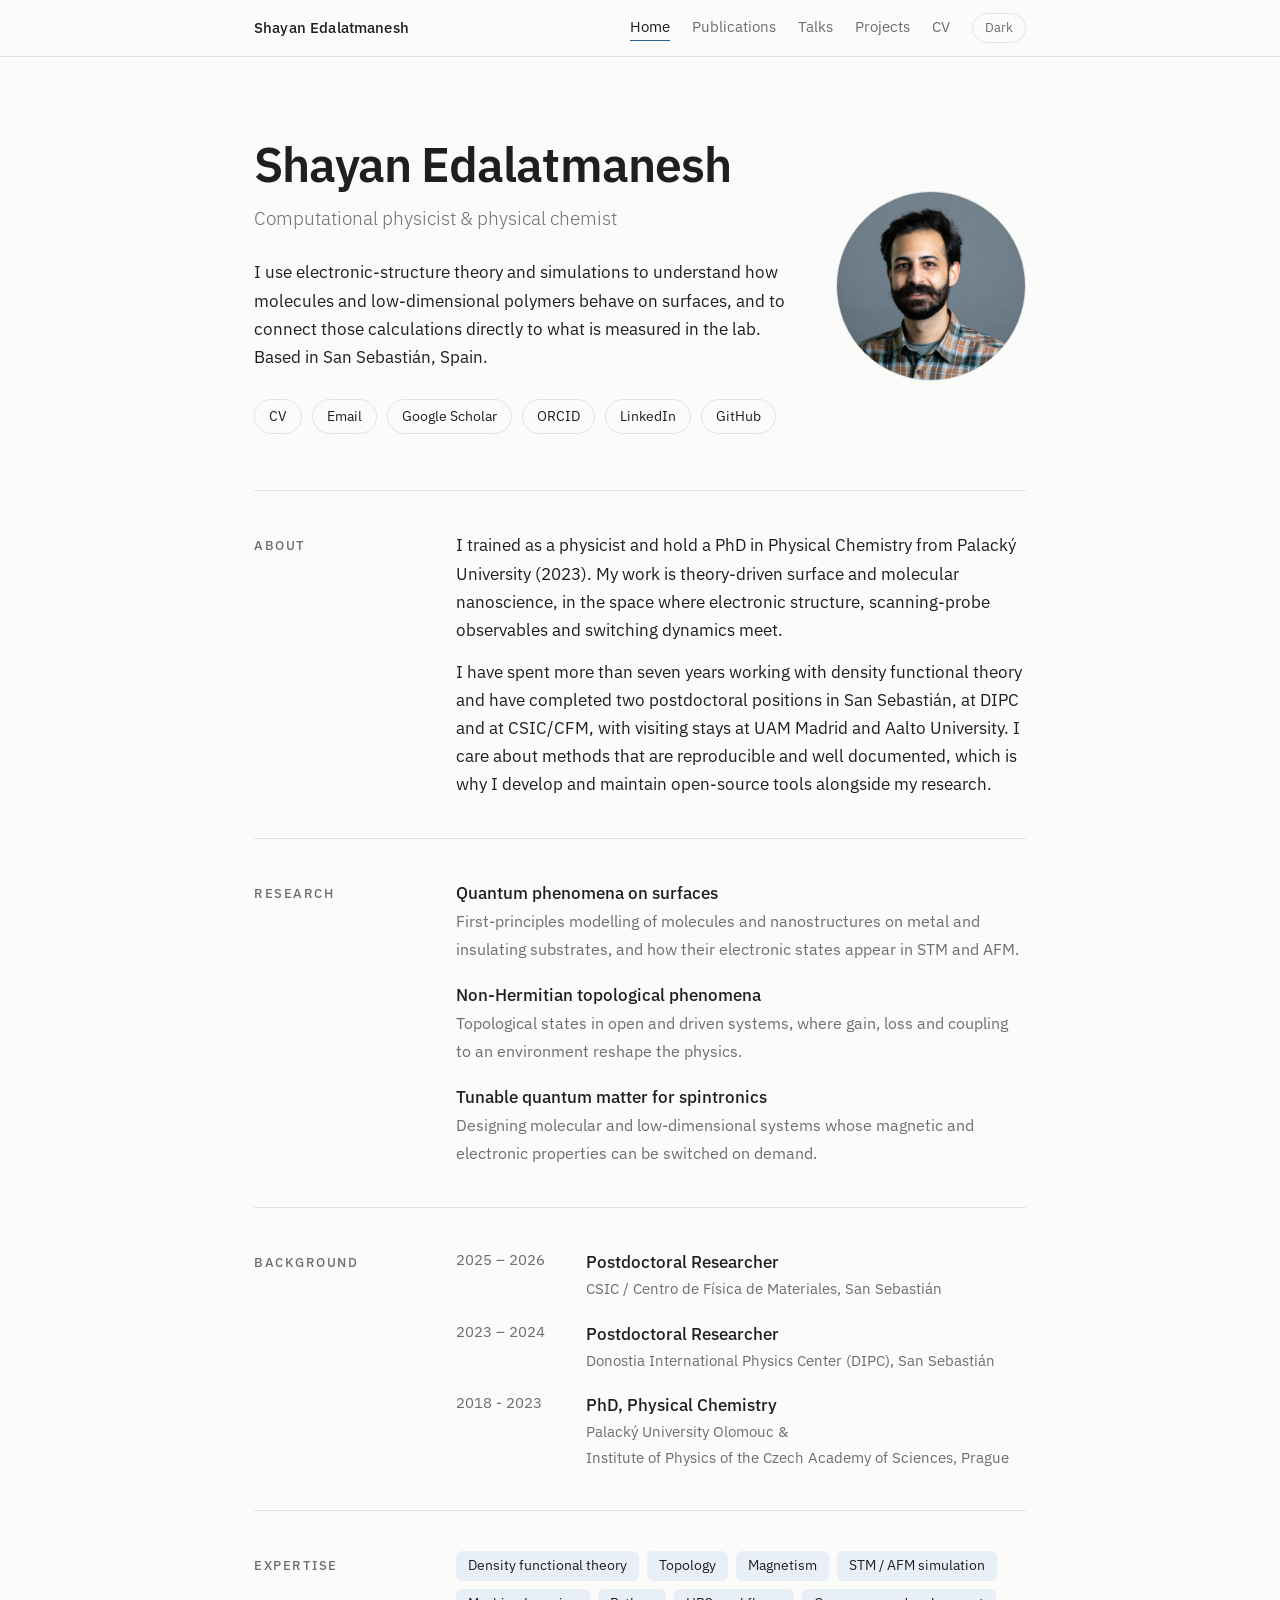
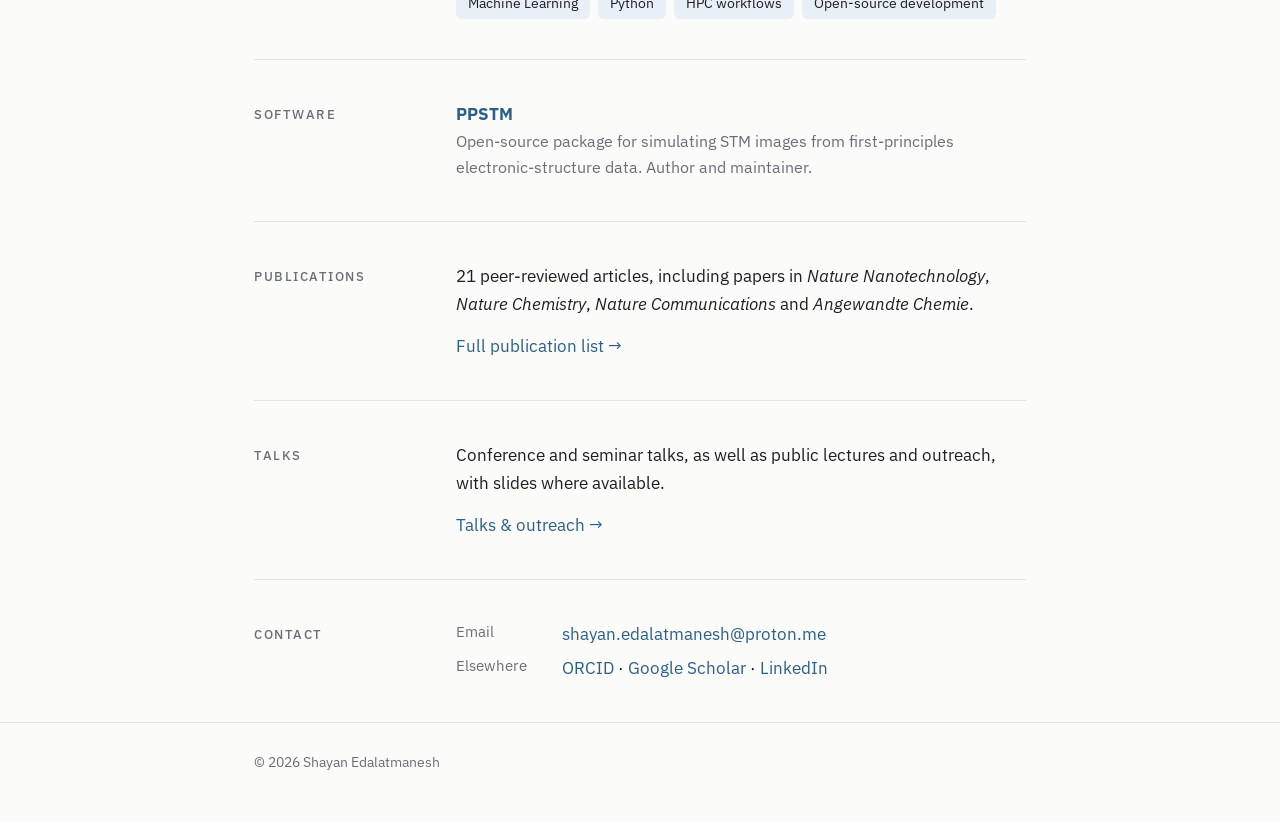
<file: index.html>
<!DOCTYPE html>
<html lang="en">
<head>
    <meta charset="UTF-8">
    <meta name="viewport" content="width=device-width, initial-scale=1.0">
    <title>Shayan Edalatmanesh</title>
    <meta name="description" content="Shayan Edalatmanesh – computational physicist and physical chemist working on electronic structure, STM/AFM simulation and surface nanoscience.">
    <meta property="og:title" content="Shayan Edalatmanesh">
    <meta property="og:description" content="Computational physicist and physical chemist. Theory-driven surface and molecular nanoscience.">
    <meta property="og:type" content="website">
    <link rel="icon" href="data:image/svg+xml,%3Csvg xmlns='http://www.w3.org/2000/svg' viewBox='0 0 64 64'%3E%3Crect width='64' height='64' rx='14' fill='%232b5f8a'/%3E%3Ctext x='32' y='43' font-size='30' text-anchor='middle' fill='white' font-family='sans-serif'%3ESE%3C/text%3E%3C/svg%3E">

    <link rel="preconnect" href="https://fonts.googleapis.com">
    <link rel="preconnect" href="https://fonts.gstatic.com" crossorigin>
    <link href="https://fonts.googleapis.com/css2?family=IBM+Plex+Sans:wght@300;400;500;600&display=swap" rel="stylesheet">
    <link rel="stylesheet" href="assets/style.css">
    <script src="assets/site.js"></script>
</head>
<body>

    <header class="top">
        <div class="wrap">
            <a class="brand" href="index.html">Shayan Edalatmanesh</a>
            <nav aria-label="Primary">
                <a href="index.html" aria-current="page">Home</a>
                <a href="publications.html">Publications</a>
                <a href="talks.html">Talks</a>
                <a href="projects.html">Projects</a>
                <a href="cv.html">CV</a>
                <button class="theme-btn" id="theme-btn" type="button" aria-label="Toggle dark mode">Dark</button>
            </nav>
        </div>
    </header>

    <main class="wrap">

        <!-- ================= Hero ================= -->
        <div class="hero">
            <div class="hero-grid">
                <div>
                    <h1>Shayan Edalatmanesh</h1>
                    <p class="role">Computational physicist &amp; physical chemist</p>
                    <p class="lead">
                        I use electronic-structure theory and simulations to understand how molecules and low-dimensional polymers behave on surfaces,
                        and to connect those calculations directly to what is measured in the lab.
                        Based in San Sebastián, Spain.
                    </p>
                    <ul class="links">
                        <li><a href="cv.html">CV</a></li>
                        <li><a href="mailto:shayan.edalatmanesh@proton.me">Email</a></li>
                        <li><a href="https://scholar.google.com/citations?user=L2PFHwsAAAAJ&hl=en&oi=ao">Google Scholar</a></li>
                        <li><a href="https://orcid.org/0000-0002-9095-1525">ORCID</a></li>
                        <li><a href="https://www.linkedin.com/in/shayan-edalatmanesh-9b08a8290">LinkedIn</a></li>
                        <li><a href="https://github.com/shayanEdalatmanesh">GitHub</a></li>
                    </ul>
                </div>

                <!-- Headshot: save your photo as assets/headshot.jpg (square, at least 400×400 px).
                     Until the file exists, the initials below are shown instead. -->
                <figure class="headshot">
                    <span aria-hidden="true">SE</span>
                    <img src="assets/headshot.jpg" alt="Portrait of Shayan Edalatmanesh" onerror="this.remove()">
                </figure>
            </div>
        </div>

        <!-- ================= About ================= -->
        <section id="about">
            <div class="row">
                <h2>About</h2>
                <div>
                    <p>
                        I trained as a physicist and hold a PhD in Physical Chemistry from Palacký University (2023).
                        My work is theory-driven surface and molecular nanoscience, in the space where electronic structure,
                        scanning-probe observables and switching dynamics meet.
                    </p>
                    <p>
                        I have spent more than seven years working with density functional theory and have completed two postdoctoral
                        positions in San Sebastián, at DIPC and at CSIC/CFM, with visiting stays at UAM Madrid and Aalto University.
                        I care about methods that are reproducible and well documented, which is why I develop and maintain
                        open-source tools alongside my research.
                    </p>
                </div>
            </div>
        </section>

        <!-- ================= Research ================= -->
        <section id="research">
            <div class="row">
                <h2>Research</h2>
                <div>
                    <ul class="topics">
                        <li>
                            <strong>Quantum phenomena on surfaces</strong>
                            <span>First-principles modelling of molecules and nanostructures on metal and insulating substrates, and how their electronic states appear in STM and AFM.</span>
                        </li>
                        <li>
                            <strong>Non-Hermitian topological phenomena</strong>
                            <span>Topological states in open and driven systems, where gain, loss and coupling to an environment reshape the physics.</span>
                        </li>
                        <li>
                            <strong>Tunable quantum matter for spintronics</strong>
                            <span>Designing molecular and low-dimensional systems whose magnetic and electronic properties can be switched on demand.</span>
                        </li>
                    </ul>
                </div>
            </div>
        </section>

        <!-- ================= Background ================= -->
        <section id="background">
            <div class="row">
                <h2>Background</h2>
                <div>
                    <ul class="vita">
                        <!-- TODO: fill in the exact years for the two postdocs -->
                        <li>
                            <span class="when">2025 – 2026</span>
                            <div class="what"><strong>Postdoctoral Researcher</strong>
                                <span>CSIC / Centro de Física de Materiales, San Sebastián</span></div>
                        </li>
                        <li>
                            <span class="when">2023 – 2024</span>
                            <div class="what"><strong>Postdoctoral Researcher</strong>
                                <span>Donostia International Physics Center (DIPC), San Sebastián</span></div>
                        </li>
                        <li>
                            <span class="when">2018 - 2023</span>
                            <div class="what"><strong>PhD, Physical Chemistry</strong>
                                <span>Palacký University Olomouc &</span>
                                <span>Institute of Physics of the Czech Academy of Sciences, Prague</span></div>
                        </li>
                        <!-- <li>
                            <span class="when">2014 - 2017</span>
                            <div class="what"><strong>MSc, Solid State Physics</strong>
                                <span>Iran University of Science and Technology, Tehran</span></div>
                        </li>
                        <li>
                            <span class="when">2008 - 2013</span>
                            <div class="what"><strong>BSc, Physics</strong>
                                <span>Iran University of Science and Technology, Tehran</span></div>
                        </li> -->
                    </ul>
                </div>
            </div>
        </section>

        <!-- ================= Expertise ================= -->
        <section id="expertise">
            <div class="row">
                <h2>Expertise</h2>
                <div>
                    <ul class="tags">
                        <li>Density functional theory</li>
                        <li>Topology</li>
                        <li>Magnetism</li>
                        <li>STM / AFM simulation</li>
                        <li>Machine Learning</li>
                        <li>Python</li>
                        <li>HPC workflows</li>
                        <li>Open-source development</li>
                    </ul>
                </div>
            </div>
        </section>

        <!-- ================= Software ================= -->
        <section id="software">
            <div class="row">
                <h2>Software</h2>
                <div>
                    <ul class="software">
                        <li>
                            <a href="https://doi.org/10.5281/zenodo.19706972"><strong>PPSTM</strong></a>
                            <span>Open-source package for simulating STM images from first-principles electronic-structure data. Author and maintainer.</span>
                        </li>
                    </ul>
                </div>
            </div>
        </section>

        <!-- ================= Publications & talks ================= -->
        <section id="publications">
            <div class="row">
                <h2>Publications</h2>
                <div>
                    <p>
                        21 peer-reviewed articles, including papers in <em>Nature Nanotechnology</em>,
                        <em>Nature Chemistry</em>, <em>Nature Communications</em> and <em>Angewandte Chemie</em>.
                    </p>
                    <p><a href="publications.html">Full publication list &rarr;</a></p>
                </div>
            </div>
        </section>

        <section id="talks">
            <div class="row">
                <h2>Talks</h2>
                <div>
                    <p>Conference and seminar talks, as well as public lectures and outreach, with slides where available.</p>
                    <p><a href="talks.html">Talks &amp; outreach &rarr;</a></p>
                </div>
            </div>
        </section>

        <!-- ================= Contact ================= -->
        <section id="contact">
            <div class="row">
                <h2>Contact</h2>
                <div class="contact">
                    <dl>
                        <dt>Email</dt>
                        <dd><a href="mailto:shayan.edalatmanesh@proton.me">shayan.edalatmanesh@proton.me</a></dd>
                        <dt>Elsewhere</dt>
                        <dd>
                            <a href="https://orcid.org/0000-0002-9095-1525">ORCID</a> &middot;
                            <a href="https://scholar.google.com/citations?user=L2PFHwsAAAAJ&hl=en&oi=ao">Google Scholar</a> &middot;
                            <a href="https://www.linkedin.com/in/shayan-edalatmanesh-9b08a8290">LinkedIn</a>
                        </dd>
                    </dl>
                </div>
            </div>
        </section>

    </main>

    <footer>
        <div class="wrap">&copy; 2026 Shayan Edalatmanesh</div>
    </footer>

</body>
</html>
</file>
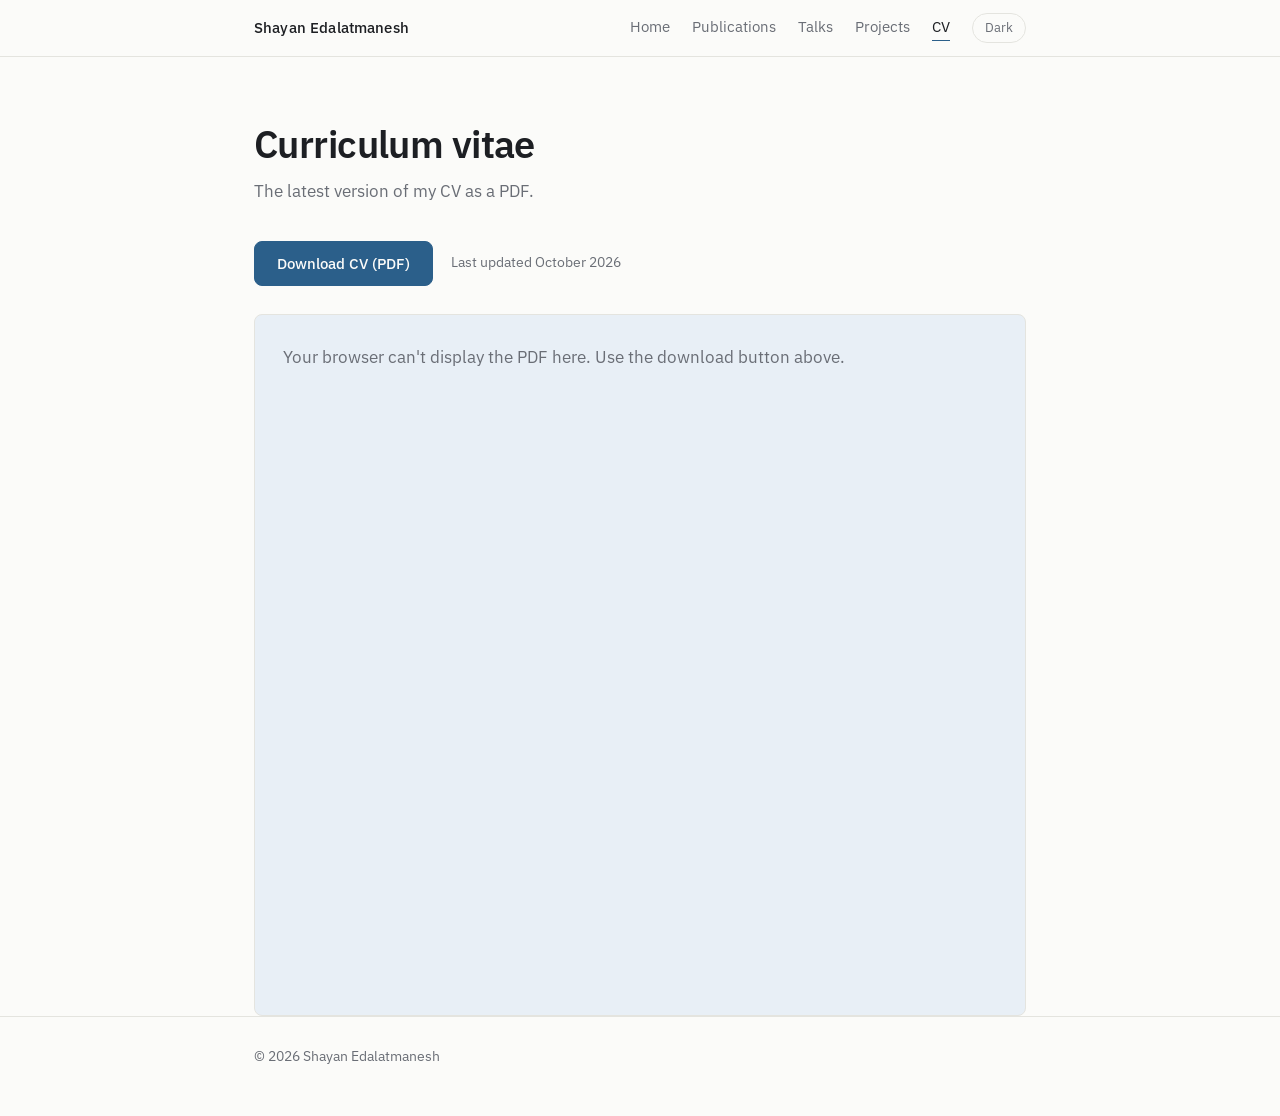
<file: cv.html>
<!DOCTYPE html>
<html lang="en">
<head>
    <meta charset="UTF-8">
    <meta name="viewport" content="width=device-width, initial-scale=1.0">
    <title>CV · Shayan Edalatmanesh</title>
    <meta name="description" content="Curriculum vitae of Shayan Edalatmanesh (PDF).">
    <link rel="icon" href="data:image/svg+xml,%3Csvg xmlns='http://www.w3.org/2000/svg' viewBox='0 0 64 64'%3E%3Crect width='64' height='64' rx='14' fill='%232b5f8a'/%3E%3Ctext x='32' y='43' font-size='30' text-anchor='middle' fill='white' font-family='sans-serif'%3ESE%3C/text%3E%3C/svg%3E">

    <link rel="preconnect" href="https://fonts.googleapis.com">
    <link rel="preconnect" href="https://fonts.gstatic.com" crossorigin>
    <link href="https://fonts.googleapis.com/css2?family=IBM+Plex+Sans:wght@300;400;500;600&display=swap" rel="stylesheet">
    <link rel="stylesheet" href="assets/style.css">
    <script src="assets/site.js"></script>
</head>
<body>

    <header class="top">
        <div class="wrap">
            <a class="brand" href="index.html">Shayan Edalatmanesh</a>
            <nav aria-label="Primary">
                <a href="index.html">Home</a>
                <a href="publications.html">Publications</a>
                <a href="talks.html">Talks</a>
                <a href="projects.html">Projects</a>
                <a href="cv.html" aria-current="page">CV</a>
                <button class="theme-btn" id="theme-btn" type="button" aria-label="Toggle dark mode">Dark</button>
            </nav>
        </div>
    </header>

    <main class="wrap">

        <div class="page-head">
            <h1>Curriculum vitae</h1>
            <p>The latest version of my CV as a PDF.</p>
        </div>

        <!-- Save your CV as assets/cv.pdf. Replace the file to update it; the link stays the same. -->
        <div class="cv-actions">
            <a class="btn" href="assets/cv.pdf" download="Shayan_Edalatmanesh_CV.pdf">Download CV (PDF)</a>
            <!-- TODO: update this date whenever you replace assets/cv.pdf -->
            <span class="meta">Last updated October 2026</span>
        </div>

        <div class="cv-embed">
            <object data="assets/cv.pdf#view=FitH" type="application/pdf" aria-label="CV preview">
                <p class="fallback">Your browser can't display the PDF here. Use the download button above.</p>
            </object>
        </div>

    </main>

    <footer>
        <div class="wrap">&copy; 2026 Shayan Edalatmanesh</div>
    </footer>

</body>
</html>
</file>
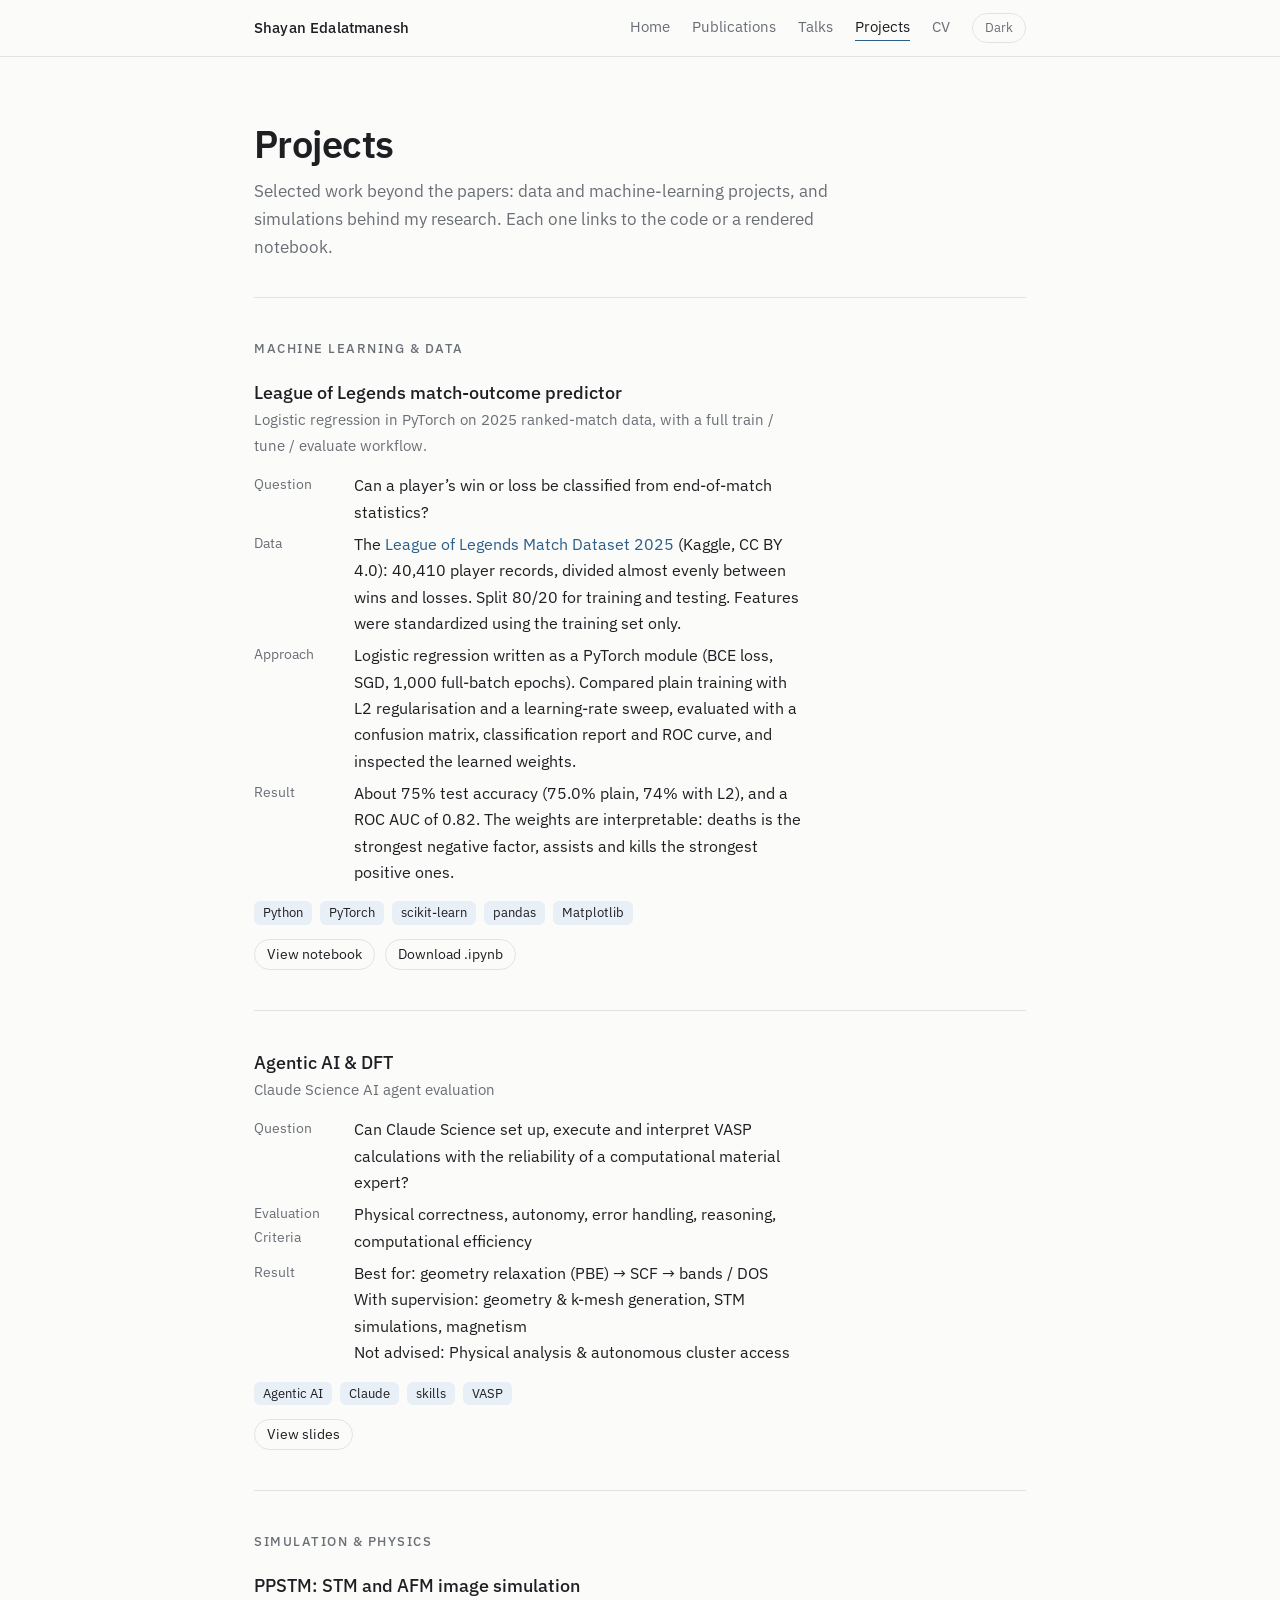
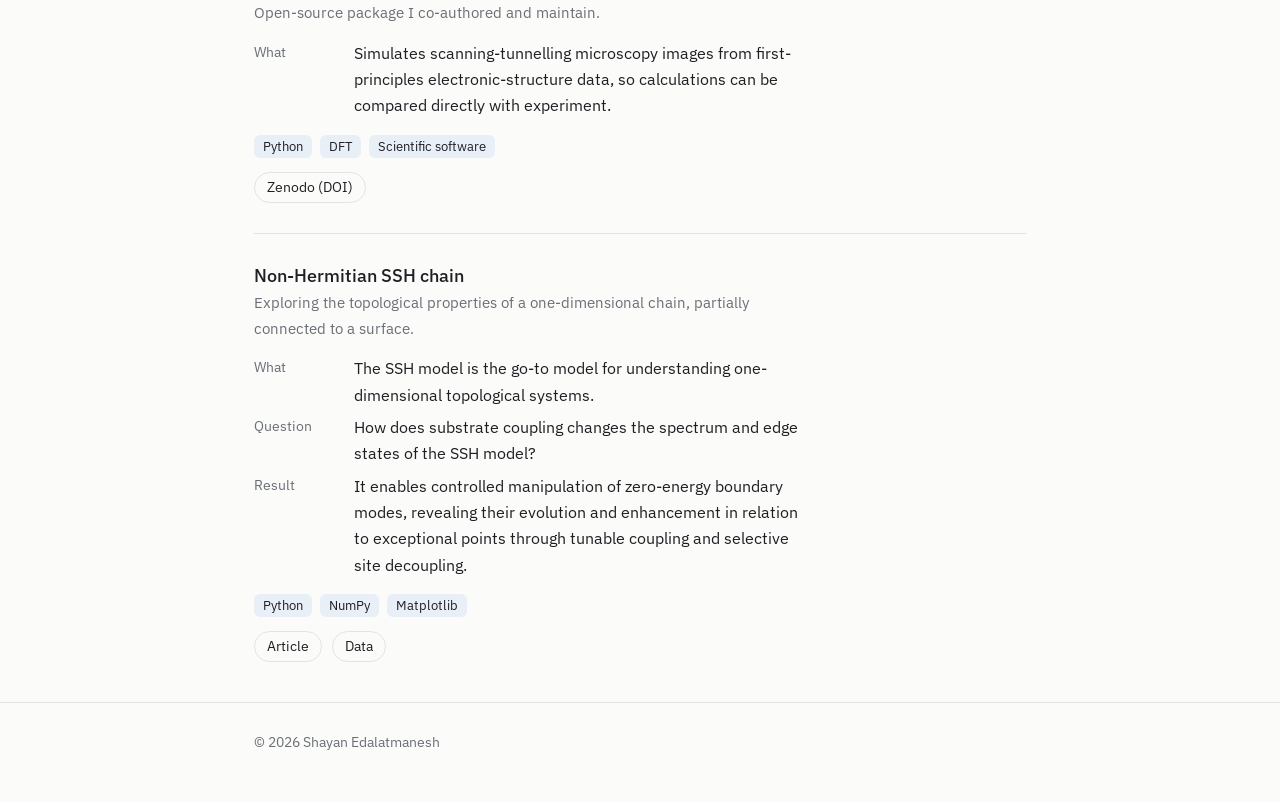
<file: projects.html>
<!DOCTYPE html>
<html lang="en">
<head>
    <meta charset="UTF-8">
    <meta name="viewport" content="width=device-width, initial-scale=1.0">
    <title>Projects · Shayan Edalatmanesh</title>
    <meta name="description" content="Selected projects by Shayan Edalatmanesh: machine learning, data analysis and scientific simulation.">
    <link rel="icon" href="data:image/svg+xml,%3Csvg xmlns='http://www.w3.org/2000/svg' viewBox='0 0 64 64'%3E%3Crect width='64' height='64' rx='14' fill='%232b5f8a'/%3E%3Ctext x='32' y='43' font-size='30' text-anchor='middle' fill='white' font-family='sans-serif'%3ESE%3C/text%3E%3C/svg%3E">

    <link rel="preconnect" href="https://fonts.googleapis.com">
    <link rel="preconnect" href="https://fonts.gstatic.com" crossorigin>
    <link href="https://fonts.googleapis.com/css2?family=IBM+Plex+Sans:wght@300;400;500;600&display=swap" rel="stylesheet">
    <link rel="stylesheet" href="assets/style.css">
    <script src="assets/site.js"></script>
</head>
<body>

    <header class="top">
        <div class="wrap">
            <a class="brand" href="index.html">Shayan Edalatmanesh</a>
            <nav aria-label="Primary">
                <a href="index.html">Home</a>
                <a href="publications.html">Publications</a>
                <a href="talks.html">Talks</a>
                <a href="projects.html" aria-current="page">Projects</a>
                <a href="cv.html">CV</a>
                <button class="theme-btn" id="theme-btn" type="button" aria-label="Toggle dark mode">Dark</button>
            </nav>
        </div>
    </header>

    <main class="wrap">

        <div class="page-head">
            <h1>Projects</h1>
            <p>Selected work beyond the papers: data and machine-learning projects, and simulations behind my research. Each one links to the code or a rendered notebook.</p>
        </div>

        <!--
            HOW TO ADD A PROJECT
            Copy one <article class="project"> block and edit it. Delete the <figure> if there is no image.
            Images go in assets/projects/. Rendered notebooks go in projects/<name>/index.html (see README).
        -->

        <section id="ml">
            <h2 class="label">Machine learning &amp; data</h2>

            <article class="project" id="lol">  
                <div>
                    <h3>League of Legends match-outcome predictor</h3>
                    <p class="tagline">Logistic regression in PyTorch on 2025 ranked-match data, with a full train / tune / evaluate workflow.</p>
                    <dl class="facts">
                        <dt>Question</dt><dd>Can a player&rsquo;s win or loss be classified from end-of-match statistics?</dd>
                        <!-- (kills, deaths, assists, gold earned, damage dealt, wards placed and killed, vision score and Baron kills) -->
                        <dt>Data</dt><dd>The <a href="https://www.kaggle.com/datasets/jakubkrasuski/league-of-legends-match-dataset-2025/">League of Legends Match Dataset 2025</a> (Kaggle, CC BY 4.0): 40,410 player records, divided almost evenly between wins and losses. Split 80/20 for training and testing. Features were standardized using the training set only.</dd>
                        <dt>Approach</dt><dd>Logistic regression written as a PyTorch module (BCE loss, SGD, 1,000 full-batch epochs). Compared plain training with L2 regularisation and a learning-rate sweep, evaluated with a confusion matrix, classification report and ROC curve, and inspected the learned weights.</dd>
                        <dt>Result</dt><dd>About 75% test accuracy (75.0% plain, 74% with L2), and a ROC AUC of 0.82. The weights are interpretable: deaths is the strongest negative factor, assists and kills the strongest positive ones.</dd>
                    </dl>
                    <ul class="tags">
                        <li>Python</li><li>PyTorch</li><li>scikit-learn</li><li>pandas</li><li>Matplotlib</li>
                    </ul>
                    <ul class="links">
                        <li><a href="projects/lol/index.html">View notebook</a></li>
                        <li><a href="projects/lol/lolMatchPredictor.ipynb" download>Download .ipynb</a></li>
                    </ul>
                </div>
                <figure>
                    <a href="projects/lol/sum.pdf"><img src="projects/lol/sum.pdf" alt="ROC curve of the classifier rising well above the diagonal, with an area under the curve of 0.82" onerror="this.closest('figure').remove()"></a>
                    <figcaption>Summary of the findings (test dataset size is 8085 cases): feature analysis, confusion matrix and ROC with AUC = 0.82.</figcaption>
                </figure>
            </article>
        </section>

        <section id="ai">
            <article class="project" id="claudeSci">  
                <div>
                    <h3>Agentic AI & DFT</h3>
                    <p class="tagline">Claude Science AI agent evaluation</p>
                    <dl class="facts">
                        <dt>Question</dt><dd>Can Claude Science set up, execute and interpret VASP calculations with the reliability of a computational material expert?</dd>
                        <dt>Evaluation Criteria</dt><dd>Physical correctness, autonomy, error handling, reasoning, computational efficiency </dd>
                        <dt>Result</dt><dd>Best for: geometry relaxation (PBE) → SCF → bands / DOS 
                            <br> With supervision: geometry & k-mesh generation, STM simulations, magnetism
                            <br> Not advised: Physical analysis & autonomous cluster access
                        </dd>
                    </dl>
                    <ul class="tags">
                        <li>Agentic AI</li><li>Claude</li><li>skills</li><li>VASP</li>
                    </ul>
                    <ul class="links">
                        <li><a href="projects/ai/slides.pdf">View slides</a></li>
                    </ul>
                </div>
                <figure>
                    <a href="projects/ai/summary.pdf"><img src="projects/ai/summary.pdf" alt="Summary of the findings" onerror="this.closest('figure').remove()"></a>
                    <figcaption>Summary of the findings</figcaption>
                </figure>
            </article>
        </section>

        <section id="simulation">
            <h2 class="label">Simulation &amp; physics</h2>

            <article class="project" id="ppstm">
                <div>
                    <h3>PPSTM: STM and AFM image simulation</h3>
                    <p class="tagline">Open-source package I co-authored and maintain.</p>
                    <dl class="facts">
                        <dt>What</dt><dd>Simulates scanning-tunnelling microscopy images from first-principles electronic-structure data, so calculations can be compared directly with experiment.</dd>
                    </dl>
                    <ul class="tags">
                        <li>Python</li><li>DFT</li><li>Scientific software</li>
                    </ul>
                    <ul class="links">
                        <li><a href="https://doi.org/10.5281/zenodo.19706972">Zenodo (DOI)</a></li>
                    </ul>
                </div>
                <figure>
                    <a href="projects/ppstm/ppstmGnrs.pdf"> 
                    <img src="projects/ppstm/ppstmGnrs.pdf" alt="Simulated STM image" onerror="this.closest('figure').remove()"></a>
                    <figcaption>Example simulated STM image (second row, middle panel) of a graphene nanoribbon.</figcaption>
                </figure>
            </article>

            <article class="project" id="nh-ssh">
                <div>
                    <h3>Non-Hermitian SSH chain</h3>
                    <p class="tagline">Exploring the topological properties of a one-dimensional chain, partially connected to a surface.</p>
                    <dl class="facts">
                        <dt>What</dt><dd>The SSH model is the go-to model for understanding one-dimensional topological systems.</dd>
                        <dt>Question</dt><dd>How does substrate coupling changes the spectrum and edge states of the SSH model?</dd>
                        <dt>Result</dt><dd>It enables controlled manipulation of zero-energy boundary modes, revealing their evolution and enhancement in relation to exceptional points through tunable coupling and selective site decoupling.</dd>
                    </dl>
                    <ul class="tags">
                        <li>Python</li><li>NumPy</li><li>Matplotlib</li>
                    </ul>
                    <ul class="links">
                        <li><a href="https://journals.aps.org/prb/accepted/10.1103/xjy9-6ysw">Article</a></li>
                        <li><a href="https://github.com/shayanEdalatmanesh/nonHermitSSH/tree/main">Data</a></li>

                    <!--    <li><a href="projects/non-hermitian/index.html">View notebook</a></li> -->
                    </ul>
                </div>
                <figure>
                    <img src="projects/nh/fig3L.pdf" alt="Spectrum of the non-Hermitian SSH chain" onerror="this.closest('figure').remove()">
                    <figcaption>(a,b) Schematics of the SSH chain with one decoupled site. (c,d) The evolution of the exceptional points in the energy spectrum.</figcaption>
                </figure>
            </article>
        </section>

    </main>

    <footer>
        <div class="wrap">&copy; 2026 Shayan Edalatmanesh</div>
    </footer>

</body>
</html>
</file>
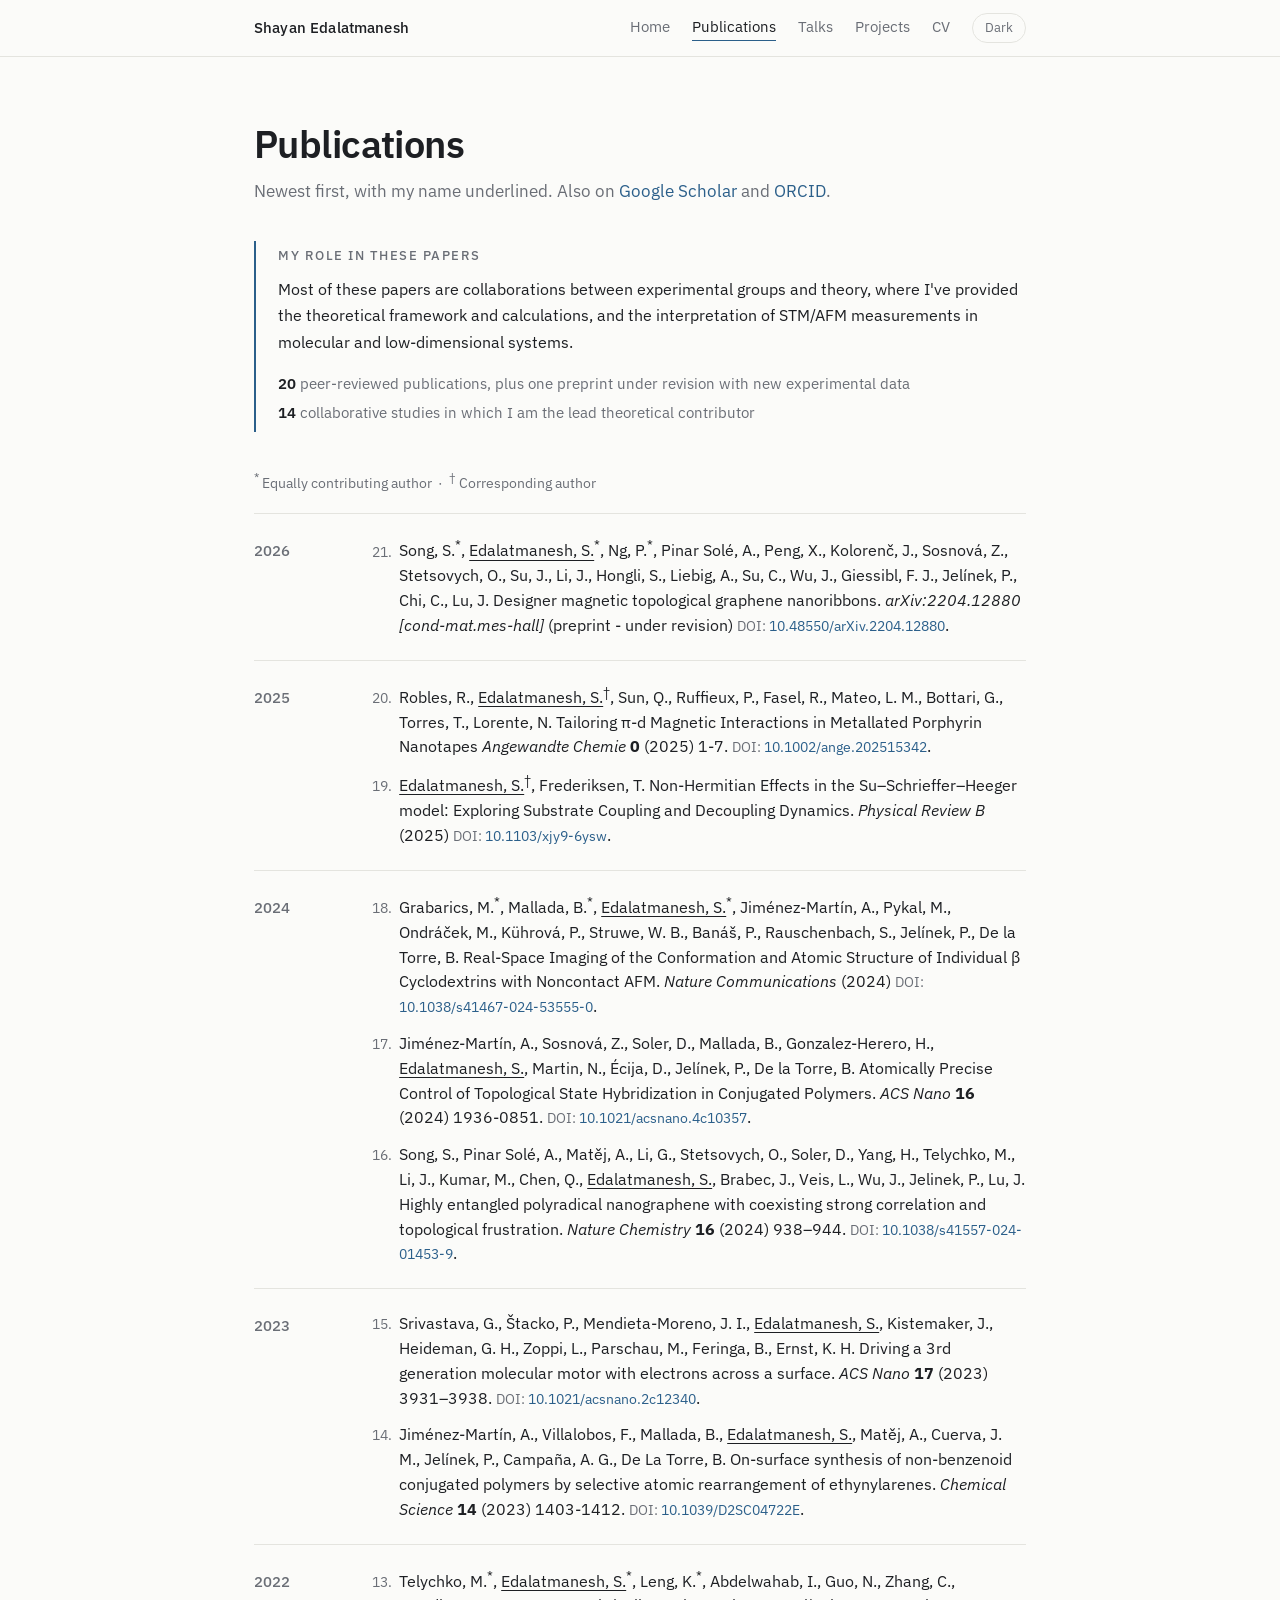
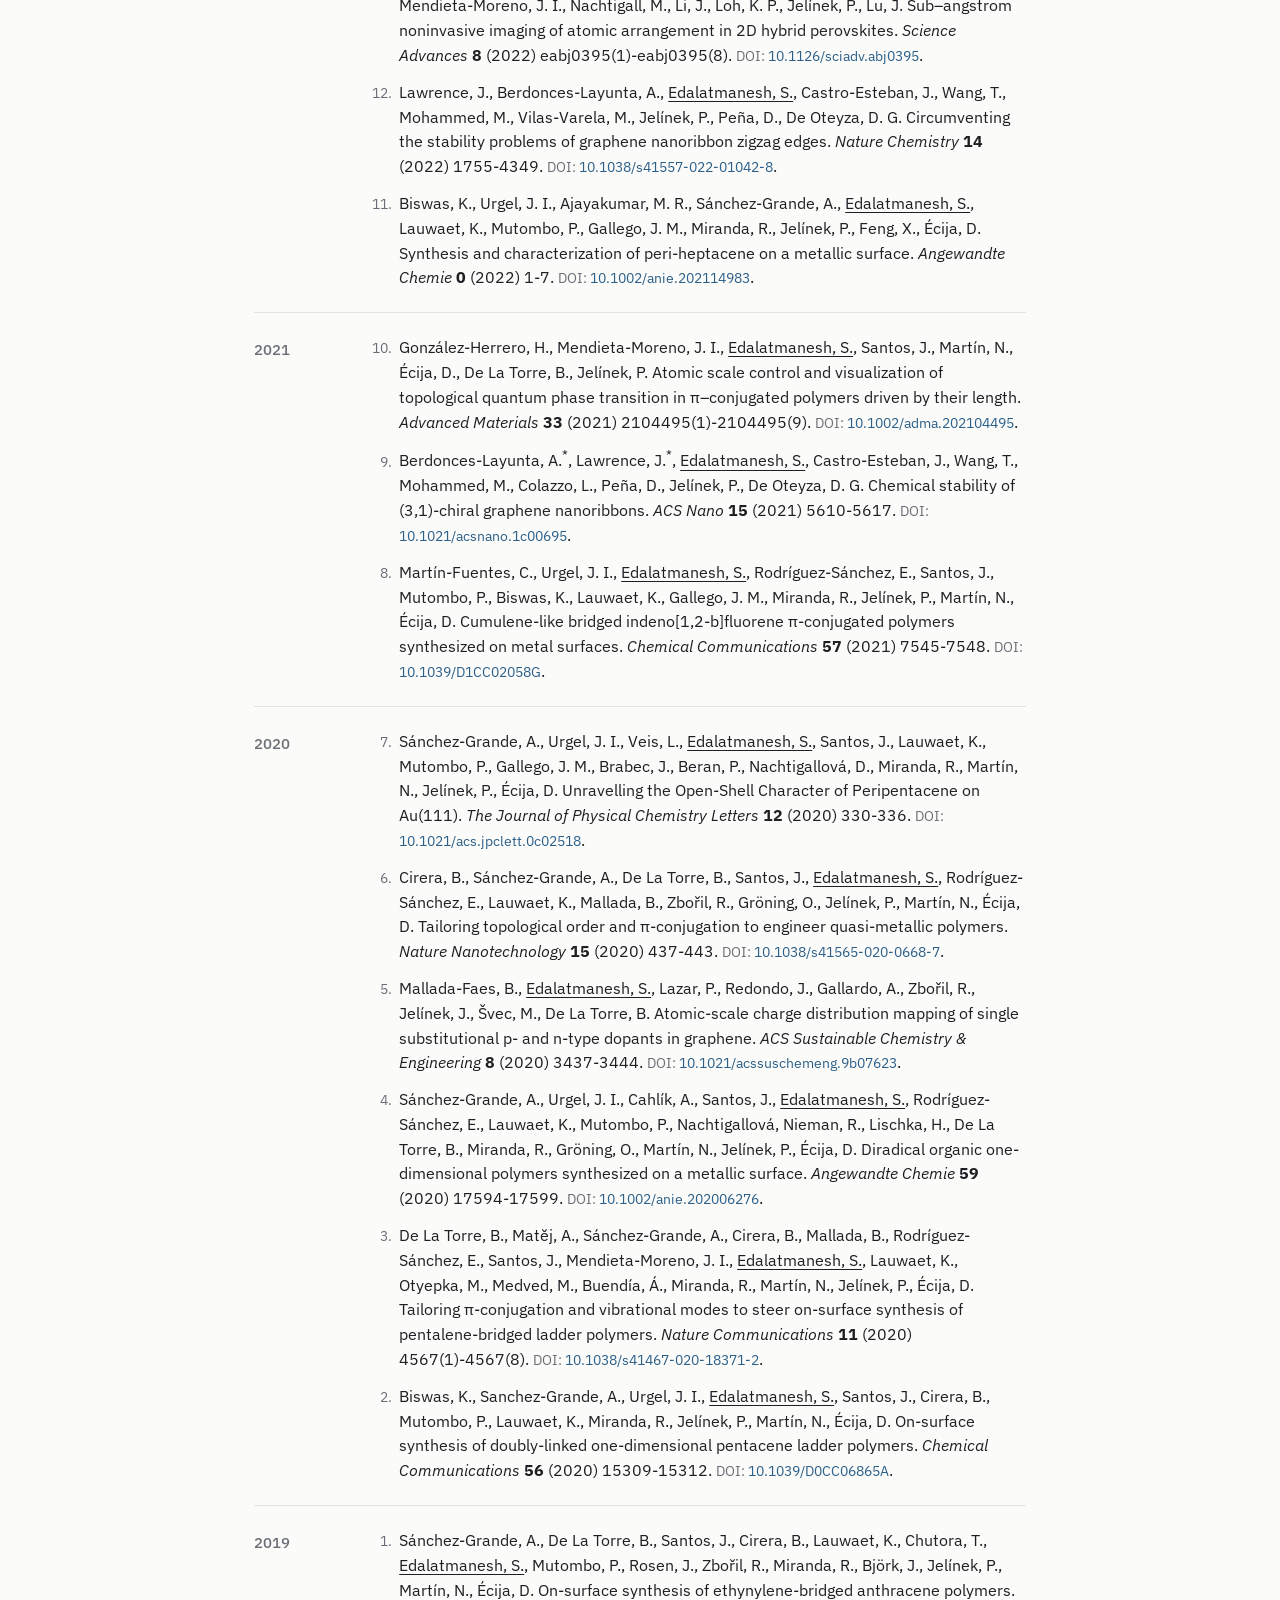
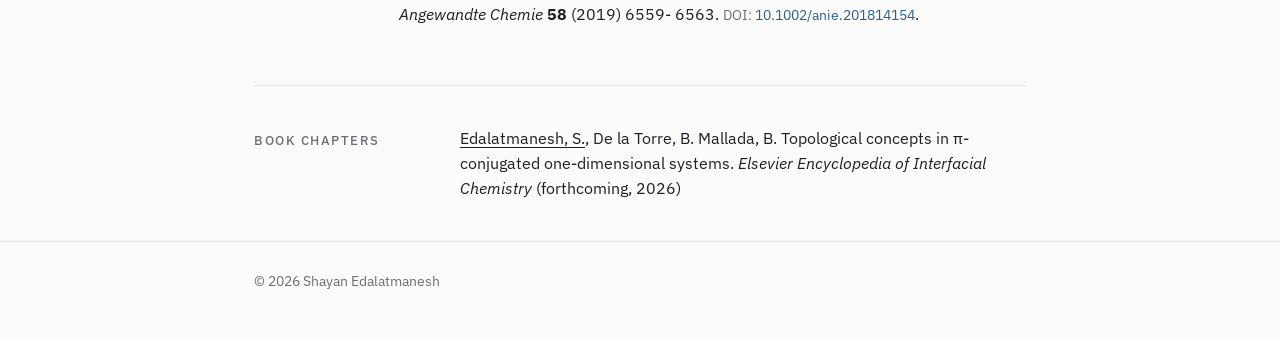
<file: publications.html>
<!DOCTYPE html>
<html lang="en">
<head>
    <meta charset="UTF-8">
    <meta name="viewport" content="width=device-width, initial-scale=1.0">
    <title>Publications · Shayan Edalatmanesh</title>
    <meta name="description" content="Publications of Shayan Edalatmanesh.">
    <link rel="icon" href="data:image/svg+xml,%3Csvg xmlns='http://www.w3.org/2000/svg' viewBox='0 0 64 64'%3E%3Crect width='64' height='64' rx='14' fill='%232b5f8a'/%3E%3Ctext x='32' y='43' font-size='30' text-anchor='middle' fill='white' font-family='sans-serif'%3ESE%3C/text%3E%3C/svg%3E">

    <link rel="preconnect" href="https://fonts.googleapis.com">
    <link rel="preconnect" href="https://fonts.gstatic.com" crossorigin>
    <link href="https://fonts.googleapis.com/css2?family=IBM+Plex+Sans:wght@300;400;500;600&display=swap" rel="stylesheet">
    <link rel="stylesheet" href="assets/style.css">
    <script src="assets/site.js"></script>
</head>
<body>

    <header class="top">
        <div class="wrap">
            <a class="brand" href="index.html">Shayan Edalatmanesh</a>
            <nav aria-label="Primary">
                <a href="index.html">Home</a>
                <a href="publications.html" aria-current="page">Publications</a>
                <a href="talks.html">Talks</a>
                <a href="projects.html">Projects</a>
                <a href="cv.html">CV</a>
                <button class="theme-btn" id="theme-btn" type="button" aria-label="Toggle dark mode">Dark</button>
            </nav>
        </div>
    </header>

    <main class="wrap">

        <div class="page-head">
            <h1>Publications</h1>
            <p>
                Newest first, with my name underlined. Also on
                <a href="https://scholar.google.com/citations?user=L2PFHwsAAAAJ&hl=en&oi=ao">Google Scholar</a> and
                <a href="https://orcid.org/0000-0002-9095-1525">ORCID</a>.
            </p>
        </div>

        <div class="pub-intro">
            <h2>My role in these papers</h2>
            <p>
                Most of these papers are collaborations between experimental groups and theory, where I've provided the theoretical
                framework and calculations, and the interpretation of STM/AFM measurements in molecular and
                low-dimensional systems.
            </p>
            <ul class="pub-facts">
                <li><strong>20</strong> peer-reviewed publications, plus one preprint under revision with new experimental data</li>
                <li><strong>14</strong> collaborative studies in which I am the lead theoretical contributor</li>
            <!--    <li><strong>1</strong> first-author, <strong>3</strong> co-first-author and <strong>2</strong> corresponding-author papers</li> -->
            </ul>
        </div>

        <!--
               list made by tools/latex_to_html.py mypubs.tex
        -->
        <!-- PUBS:START -->
<p class="pub-note"><sup>*</sup> Equally contributing author &nbsp;·&nbsp; <sup>†</sup> Corresponding author</p>
<div class="pub-year">
    <h3>2026</h3>
    <ol class="pubs">
    <li value="21">Song, S.<sup>*</sup>, <span class="me">Edalatmanesh, S.</span><sup>*</sup>, Ng, P.<sup>*</sup>, Pinar Solé, A., Peng, X., Kolorenč, J., Sosnová, Z., Stetsovych, O., Su, J., Li, J., Hongli, S., Liebig, A., Su, C., Wu, J., Giessibl, F. J., Jelínek, P., Chi, C., Lu, J. Designer magnetic topological graphene nanoribbons. <em>arXiv:2204.12880 [cond-mat.mes-hall]</em> (preprint - under revision) <span class="doi">DOI: <a href="https://doi.org/10.48550/arXiv.2204.12880">10.48550/arXiv.2204.12880</a></span>.</li>
    </ol>
</div>
<div class="pub-year">
    <h3>2025</h3>
    <ol class="pubs">
        <li value="20">Robles, R., <span class="me">Edalatmanesh, S.</span><sup>†</sup>, Sun, Q., Ruffieux, P., Fasel, R., Mateo, L. M., Bottari, G., Torres, T., Lorente, N. Tailoring π-d Magnetic Interactions in Metallated Porphyrin Nanotapes <em>Angewandte Chemie</em> <strong>0</strong> (2025) 1-7. <span class="doi">DOI: <a href="https://doi.org/10.1002/ange.202515342">10.1002/ange.202515342</a></span>.</li>
        <li value="19"><span class="me">Edalatmanesh, S.</span><sup>†</sup>, Frederiksen, T. Non-Hermitian Effects in the Su–Schrieffer–Heeger model: Exploring Substrate Coupling and Decoupling Dynamics. <em>Physical Review B</em> (2025) <span class="doi">DOI: <a href="https://journals.aps.org/prb/abstract/10.1103/xjy9-6ysw">10.1103/xjy9-6ysw</a></span>.</li>
    </ol>
</div>
<div class="pub-year">
    <h3>2024</h3>
    <ol class="pubs">
        <li value="18">Grabarics, M.<sup>*</sup>, Mallada, B.<sup>*</sup>, <span class="me">Edalatmanesh, S.</span><sup>*</sup>, Jiménez-Martín, A., Pykal, M., Ondráček, M., Kührová, P., Struwe, W. B., Banáš, P., Rauschenbach, S., Jelínek, P., De la Torre, B. Real-Space Imaging of the Conformation and Atomic Structure of Individual β Cyclodextrins with Noncontact AFM. <em>Nature Communications</em> (2024) <span class="doi">DOI: <a href="https://doi.org/10.1038/s41467-024-53555-0">10.1038/s41467-024-53555-0</a></span>.</li>
        <li value="17">Jiménez-Martín, A., Sosnová, Z., Soler, D., Mallada, B., Gonzalez-Herero, H., <span class="me">Edalatmanesh, S.</span>, Martin, N., Écija, D., Jelínek, P., De la Torre, B. Atomically Precise Control of Topological State Hybridization in Conjugated Polymers. <em>ACS Nano</em> <strong>16</strong> (2024) 1936-0851. <span class="doi">DOI: <a href="https://doi.org/10.1021/acsnano.4c10357">10.1021/acsnano.4c10357</a></span>.</li>
        <li value="16">Song, S., Pinar Solé, A., Matěj, A., Li, G., Stetsovych, O., Soler, D., Yang, H., Telychko, M., Li, J., Kumar, M., Chen, Q., <span class="me">Edalatmanesh, S.</span>, Brabec, J., Veis, L., Wu, J., Jelinek, P., Lu, J. Highly entangled polyradical nanographene with coexisting strong correlation and topological frustration. <em>Nature Chemistry</em> <strong>16</strong> (2024) 938–944. <span class="doi">DOI: <a href="https://doi.org/10.1038/s41557-024-01453-9">10.1038/s41557-024-01453-9</a></span>.</li>
    </ol>
</div>
<div class="pub-year">
    <h3>2023</h3>
    <ol class="pubs">
        <li value="15">Srivastava, G., Štacko, P., Mendieta-Moreno, J. I., <span class="me">Edalatmanesh, S.</span>, Kistemaker, J., Heideman, G. H., Zoppi, L., Parschau, M., Feringa, B., Ernst, K. H. Driving a 3rd generation molecular motor with electrons across a surface. <em>ACS Nano</em> <strong>17</strong> (2023) 3931–3938. <span class="doi">DOI: <a href="https://pubs.acs.org/doi/10.1021/acsnano.2c12340">10.1021/acsnano.2c12340</a></span>.</li>
        <li value="14">Jiménez-Martín, A., Villalobos, F., Mallada, B., <span class="me">Edalatmanesh, S.</span>, Matěj, A., Cuerva, J. M., Jelínek, P., Campaña, A. G., De La Torre, B. On-surface synthesis of non-benzenoid conjugated polymers by selective atomic rearrangement of ethynylarenes. <em>Chemical Science</em> <strong>14</strong> (2023) 1403-1412. <span class="doi">DOI: <a href="https://doi.org/10.1039/D2SC04722E">10.1039/D2SC04722E</a></span>.</li>
    </ol>
</div>
<div class="pub-year">
    <h3>2022</h3>
    <ol class="pubs">
        <li value="13">Telychko, M.<sup>*</sup>, <span class="me">Edalatmanesh, S.</span><sup>*</sup>, Leng, K.<sup>*</sup>, Abdelwahab, I., Guo, N., Zhang, C., Mendieta-Moreno, J. I., Nachtigall, M., Li, J., Loh, K. P., Jelínek, P., Lu, J. Sub–angstrom noninvasive imaging of atomic arrangement in 2D hybrid perovskites. <em>Science Advances</em> <strong>8</strong> (2022) eabj0395(1)-eabj0395(8). <span class="doi">DOI: <a href="https://www.science.org/doi/full/10.1126/sciadv.abj0395">10.1126/sciadv.abj0395</a></span>.</li>
        <li value="12">Lawrence, J., Berdonces-Layunta, A., <span class="me">Edalatmanesh, S.</span>, Castro-Esteban, J., Wang, T., Mohammed, M., Vilas-Varela, M., Jelínek, P., Peña, D., De Oteyza, D. G. Circumventing the stability problems of graphene nanoribbon zigzag edges. <em>Nature Chemistry</em> <strong>14</strong> (2022) 1755-4349. <span class="doi">DOI: <a href="https://doi.org/10.1038/s41557-022-01042-8">10.1038/s41557-022-01042-8</a></span>.</li>
        <li value="11">Biswas, K., Urgel, J. I., Ajayakumar, M. R., Sánchez-Grande, A., <span class="me">Edalatmanesh, S.</span>, Lauwaet, K., Mutombo, P., Gallego, J. M., Miranda, R., Jelínek, P., Feng, X., Écija, D. Synthesis and characterization of peri-heptacene on a metallic surface. <em>Angewandte Chemie</em> <strong>0</strong> (2022) 1-7. <span class="doi">DOI: <a href="https://doi.org/10.1002/anie.202114983">10.1002/anie.202114983</a></span>.</li>
    </ol>
</div>
<div class="pub-year">
    <h3>2021</h3>
    <ol class="pubs">
        <li value="10">González-Herrero, H., Mendieta-Moreno, J. I., <span class="me">Edalatmanesh, S.</span>, Santos, J., Martín, N., Écija, D., De La Torre, B., Jelínek, P. Atomic scale control and visualization of topological quantum phase transition in π–conjugated polymers driven by their length. <em>Advanced Materials</em> <strong>33</strong> (2021) 2104495(1)-2104495(9). <span class="doi">DOI: <a href="https://doi.org/10.1002/adma.202104495">10.1002/adma.202104495</a></span>.</li>
        <li value="9">Berdonces-Layunta, A.<sup>*</sup>, Lawrence, J.<sup>*</sup>, <span class="me">Edalatmanesh, S.</span>, Castro-Esteban, J., Wang, T., Mohammed, M., Colazzo, L., Peña, D., Jelínek, P., De Oteyza, D. G. Chemical stability of (3,1)-chiral graphene nanoribbons. <em>ACS Nano</em> <strong>15</strong> (2021) 5610-5617. <span class="doi">DOI: <a href="https://doi.org/10.1021/acsnano.1c00695">10.1021/acsnano.1c00695</a></span>.</li>
        <li value="8">Martín-Fuentes, C., Urgel, J. I., <span class="me">Edalatmanesh, S.</span>, Rodríguez-Sánchez, E., Santos, J., Mutombo, P., Biswas, K., Lauwaet, K., Gallego, J. M., Miranda, R., Jelínek, P., Martín, N., Écija, D. Cumulene-like bridged indeno[1,2-b]fluorene π-conjugated polymers synthesized on metal surfaces. <em>Chemical Communications</em> <strong>57</strong> (2021) 7545-7548. <span class="doi">DOI: <a href="https://doi.org/10.1039/D1CC02058G">10.1039/D1CC02058G</a></span>.</li>
    </ol>
</div>
<div class="pub-year">
    <h3>2020</h3>
    <ol class="pubs">
        <li value="7">Sánchez-Grande, A., Urgel, J. I., Veis, L., <span class="me">Edalatmanesh, S.</span>, Santos, J., Lauwaet, K., Mutombo, P., Gallego, J. M., Brabec, J., Beran, P., Nachtigallová, D., Miranda, R., Martín, N., Jelínek, P., Écija, D. Unravelling the Open-Shell Character of Peripentacene on Au(111). <em>The Journal of Physical Chemistry Letters</em> <strong>12</strong> (2020) 330-336. <span class="doi">DOI: <a href="https://doi.org/10.1021/acs.jpclett.0c02518">10.1021/acs.jpclett.0c02518</a></span>.</li>
        <li value="6">Cirera, B., Sánchez-Grande, A., De La Torre, B., Santos, J., <span class="me">Edalatmanesh, S.</span>, Rodríguez-Sánchez, E., Lauwaet, K., Mallada, B., Zbořil, R., Gröning, O., Jelínek, P., Martín, N., Écija, D. Tailoring topological order and π-conjugation to engineer quasi-metallic polymers. <em>Nature Nanotechnology</em> <strong>15</strong> (2020) 437-443. <span class="doi">DOI: <a href="https://doi.org/10.1038/s41565-020-0668-7">10.1038/s41565-020-0668-7</a></span>.</li>
        <li value="5">Mallada-Faes, B., <span class="me">Edalatmanesh, S.</span>, Lazar, P., Redondo, J., Gallardo, A., Zbořil, R., Jelínek, J., Švec, M., De La Torre, B. Atomic-scale charge distribution mapping of single substitutional p- and n-type dopants in graphene. <em>ACS Sustainable Chemistry &amp; Engineering</em> <strong>8</strong> (2020) 3437-3444. <span class="doi">DOI: <a href="https://doi.org/10.1021/acssuschemeng.9b07623">10.1021/acssuschemeng.9b07623</a></span>.</li>
        <li value="4">Sánchez-Grande, A., Urgel, J. I., Cahlík, A., Santos, J., <span class="me">Edalatmanesh, S.</span>, Rodríguez-Sánchez, E., Lauwaet, K., Mutombo, P., Nachtigallová, Nieman, R., Lischka, H., De La Torre, B., Miranda, R., Gröning, O., Martín, N., Jelínek, P., Écija, D. Diradical organic one-dimensional polymers synthesized on a metallic surface. <em>Angewandte Chemie</em> <strong>59</strong> (2020) 17594-17599. <span class="doi">DOI: <a href="https://doi.org/10.1002/anie.202006276">10.1002/anie.202006276</a></span>.</li>
        <li value="3">De La Torre, B., Matěj, A., Sánchez-Grande, A., Cirera, B., Mallada, B., Rodríguez-Sánchez, E., Santos, J., Mendieta-Moreno, J. I., <span class="me">Edalatmanesh, S.</span>, Lauwaet, K., Otyepka, M., Medved, M., Buendía, Á., Miranda, R., Martín, N., Jelínek, P., Écija, D. Tailoring π-conjugation and vibrational modes to steer on-surface synthesis of pentalene-bridged ladder polymers. <em>Nature Communications</em> <strong>11</strong> (2020) 4567(1)-4567(8). <span class="doi">DOI: <a href="https://doi.org/10.1038/s41467-020-18371-2">10.1038/s41467-020-18371-2</a></span>.</li>
        <li value="2">Biswas, K., Sanchez-Grande, A., Urgel, J. I., <span class="me">Edalatmanesh, S.</span>, Santos, J., Cirera, B., Mutombo, P., Lauwaet, K., Miranda, R., Jelínek, P., Martín, N., Écija, D. On-surface synthesis of doubly-linked one-dimensional pentacene ladder polymers. <em>Chemical Communications</em> <strong>56</strong> (2020) 15309-15312. <span class="doi">DOI: <a href="https://doi.org/10.1039/D0CC06865A">10.1039/D0CC06865A</a></span>.</li>
    </ol>
</div>
<div class="pub-year">
    <h3>2019</h3>
    <ol class="pubs">
        <li value="1">Sánchez-Grande, A., De La Torre, B., Santos, J., Cirera, B., Lauwaet, K., Chutora, T., <span class="me">Edalatmanesh, S.</span>, Mutombo, P., Rosen, J., Zbořil, R., Miranda, R., Björk, J., Jelínek, P., Martín, N., Écija, D. On-surface synthesis of ethynylene-bridged anthracene polymers. <em>Angewandte Chemie</em> <strong>58</strong> (2019) 6559- 6563. <span class="doi">DOI: <a href="https://doi.org/10.1002/anie.201814154">10.1002/anie.201814154</a></span>.</li>
    </ol>
</div>
        <!-- PUBS:END -->
        
        <section id="chapters" style="margin-top: 36px;">
            <div class="row">
                <h2>Book chapters</h2>
                <div>
                    <ol class="pubs" style="padding-left: 0; list-style: none;">
                        <li>
                            <span class="me">Edalatmanesh, S.</span>, De la Torre, B. Mallada, B.
                            Topological concepts in π-conjugated one-dimensional systems. 
                            <em>Elsevier Encyclopedia of Interfacial Chemistry</em> (forthcoming, 2026) <!--, <br />
                            eds. Editor1, Editor2. Publisher (forthcoming, 2026).
                            <span class="doi">[DOI or publisher link, once it exists]</span>-->
                        </li>
                    </ol>
                </div>
            </div>
        </section>
        
    </main>

    <footer>
        <div class="wrap">&copy; 2026 Shayan Edalatmanesh</div>
    </footer>

</body>
</html>
</file>
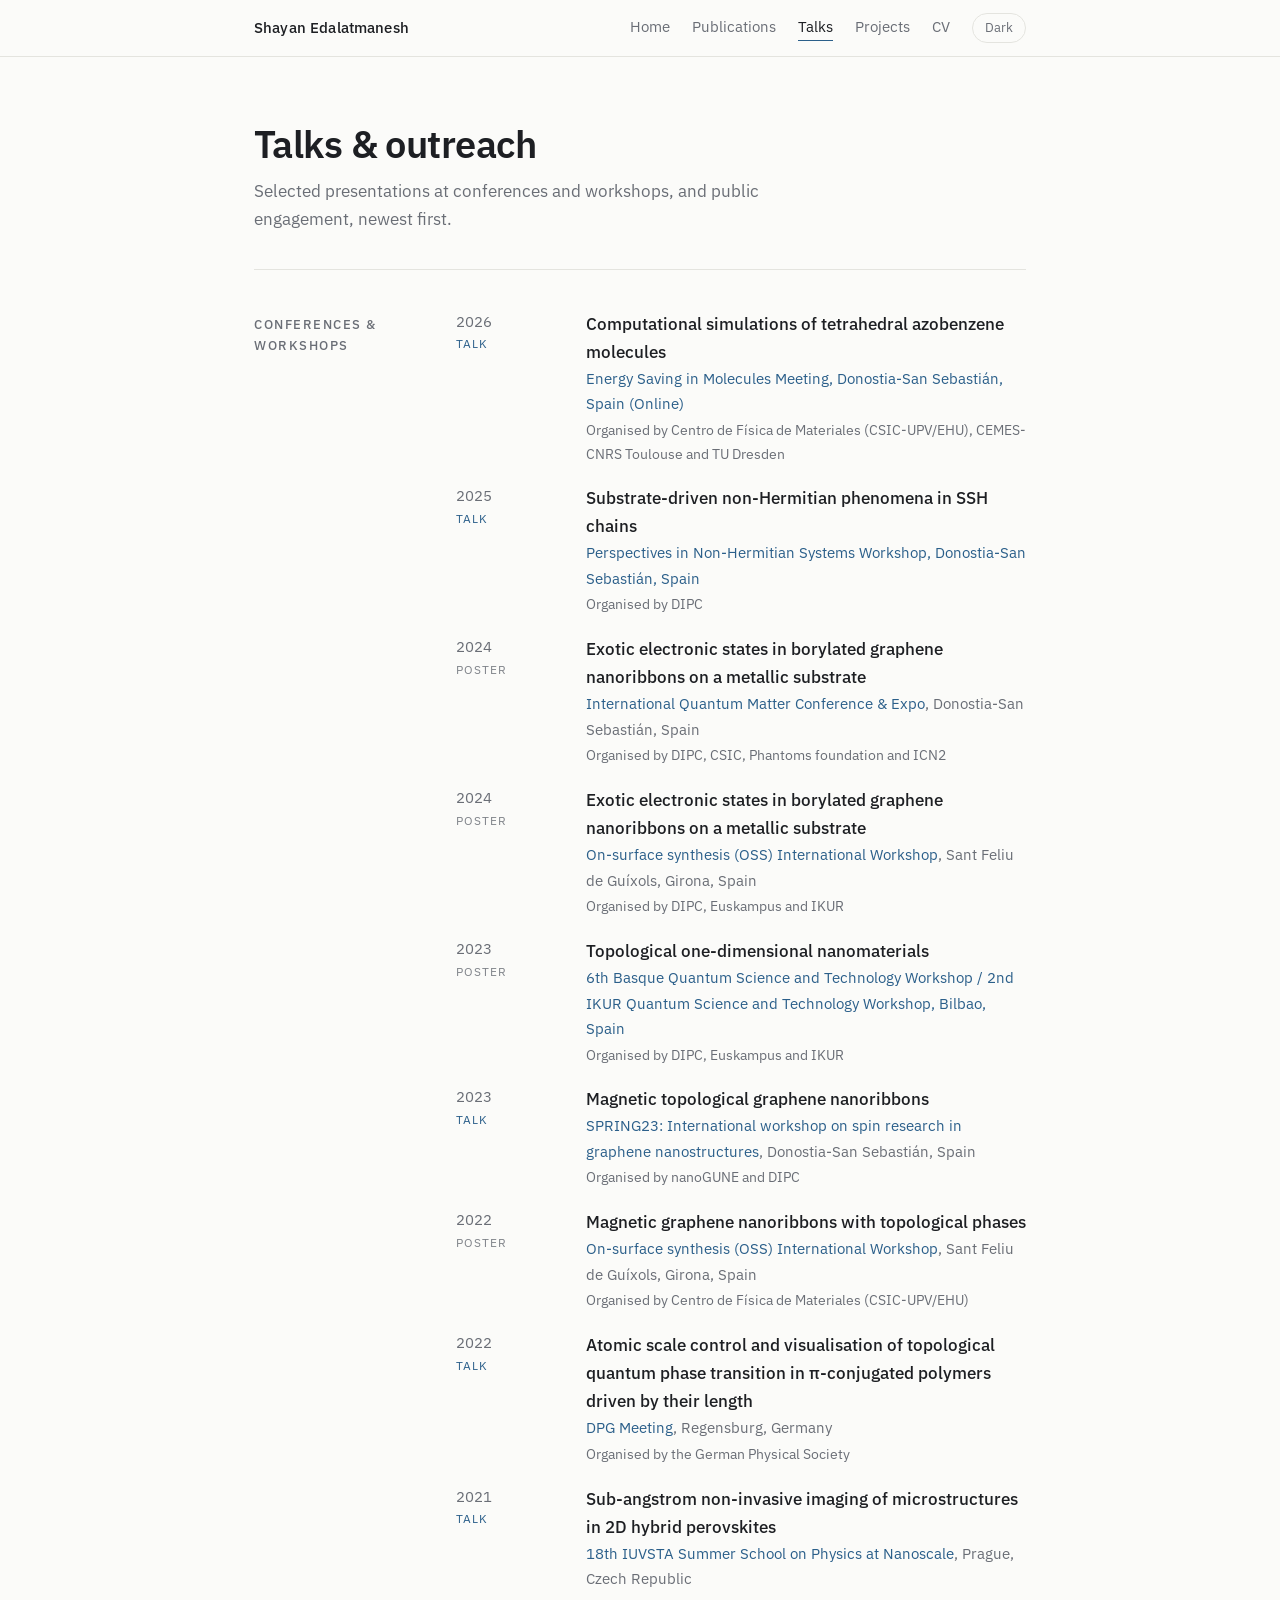
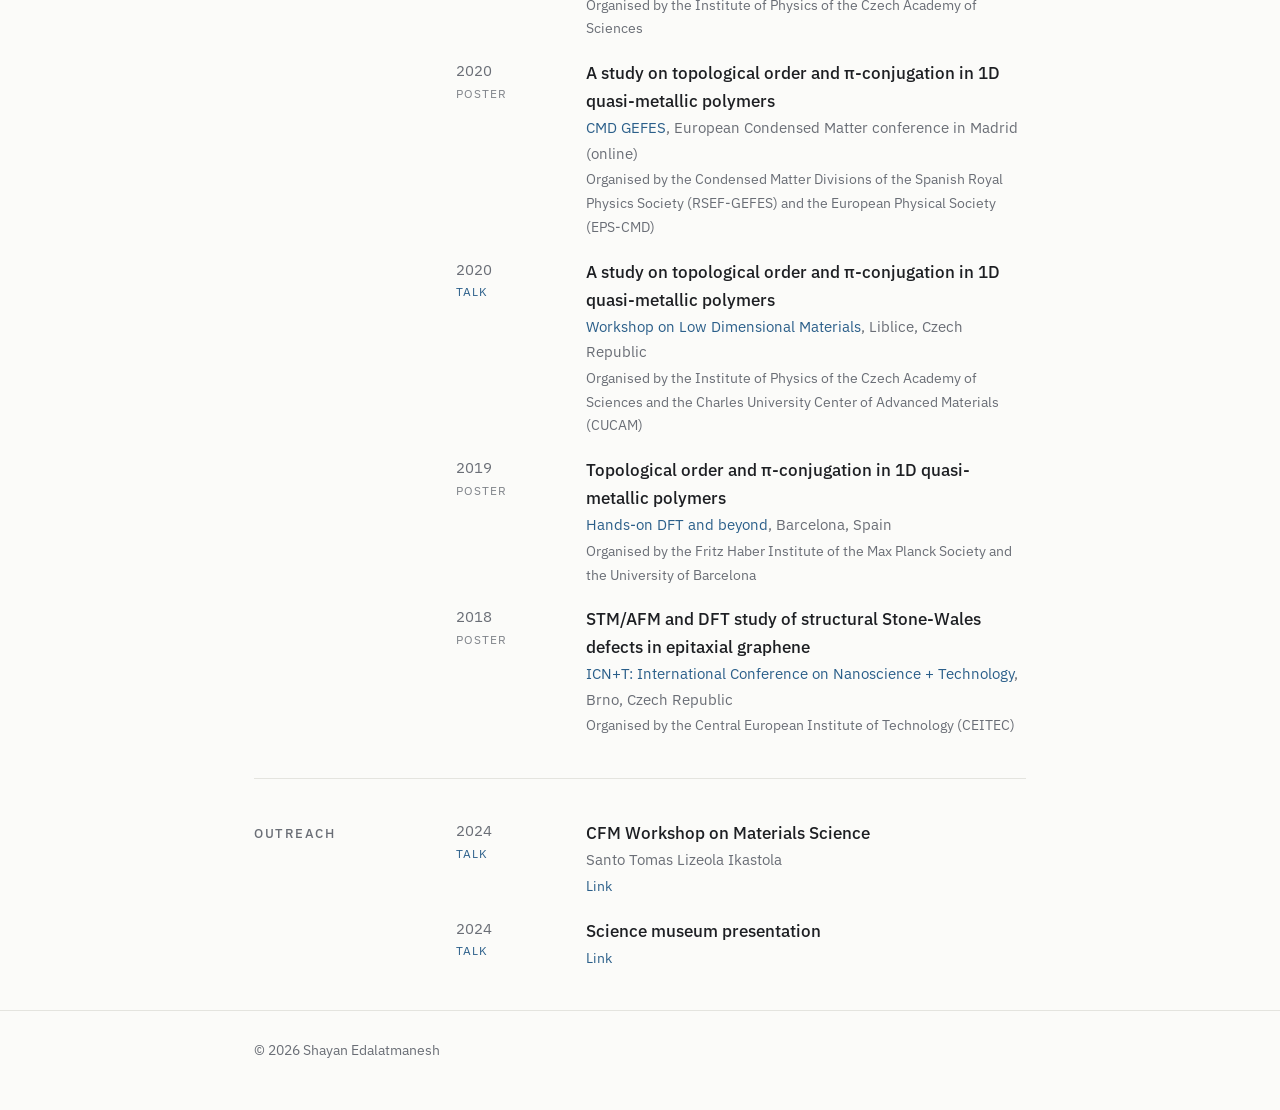
<file: talks.html>
<!DOCTYPE html>
<html lang="en">
<head>
    <meta charset="UTF-8">
    <meta name="viewport" content="width=device-width, initial-scale=1.0">
    <title>Talks · Shayan Edalatmanesh</title>
    <meta name="description" content="Conference and workshop presentations and public outreach by Shayan Edalatmanesh.">
    <link rel="icon" href="data:image/svg+xml,%3Csvg xmlns='http://www.w3.org/2000/svg' viewBox='0 0 64 64'%3E%3Crect width='64' height='64' rx='14' fill='%232b5f8a'/%3E%3Ctext x='32' y='43' font-size='30' text-anchor='middle' fill='white' font-family='sans-serif'%3ESE%3C/text%3E%3C/svg%3E">

    <link rel="preconnect" href="https://fonts.googleapis.com">
    <link rel="preconnect" href="https://fonts.gstatic.com" crossorigin>
    <link href="https://fonts.googleapis.com/css2?family=IBM+Plex+Sans:wght@300;400;500;600&display=swap" rel="stylesheet">
    <link rel="stylesheet" href="assets/style.css">
    <script src="assets/site.js"></script>
</head>
<body>

    <header class="top">
        <div class="wrap">
            <a class="brand" href="index.html">Shayan Edalatmanesh</a>
            <nav aria-label="Primary">
                <a href="index.html">Home</a>
                <a href="publications.html">Publications</a>
                <a href="talks.html" aria-current="page">Talks</a>
                <a href="projects.html">Projects</a>
                <a href="cv.html">CV</a>
                <button class="theme-btn" id="theme-btn" type="button" aria-label="Toggle dark mode">Dark</button>
            </nav>
        </div>
    </header>

    <main class="wrap">

        <div class="page-head">
            <h1>Talks &amp; outreach</h1>
            <p>Selected presentations at conferences and workshops, and public engagement, newest first.</p>
        </div>

        <!--
            class="kind talk" is for talks and class="kind" for posters.

            <li>
                <span class="when">Mar 2026<span class="kind talk">Talk</span></span>
                <div class="what">
                    <strong>Title of the talk</strong>
                    <span><a href="https://event-page">Event name</a>, City, Country</span>
                    <span class="extra">Organised by ...</span>
                    <span class="extra"><a href="assets/talks/2026-03-meeting.pdf">Slides</a></span>
                </div>
            </li>
        -->

        <section id="scientific">
            <div class="row">
                <h2>Conferences &amp; workshops</h2>
                <div>
                    <ul class="vita">
                        <li>
                            <span class="when">2026<span class="kind talk">Talk</span></span>
                            <div class="what">
                                <strong>Computational simulations of tetrahedral azobenzene molecules</strong>
                                <span><a href="https://esim-project.eu/about-esim">Energy Saving in Molecules Meeting, Donostia-San Sebastián, Spain (Online)</a></span>
                                <span class="extra">Organised by Centro de Física de Materiales (CSIC-UPV/EHU), CEMES-CNRS Toulouse and TU Dresden</span>

                            </div>
                        </li>

                        <li>
                            <span class="when">2025<span class="kind talk">Talk</span></span>
                            <div class="what">
                                <strong>Substrate-driven non-Hermitian phenomena in SSH chains</strong>
                                <span><a href="https://pinhs.dipc.org/program">Perspectives in Non-Hermitian Systems Workshop, Donostia-San Sebastián, Spain</a></span>
                                <span class="extra">Organised by DIPC</span>

                            </div>
                        </li>

                        <li>
                            <span class="when">2024<span class="kind">Poster</span></span>
                            <div class="what">
                                <strong>Exotic electronic states in borylated graphene nanoribbons on a metallic substrate</strong>
                                <span><a href="https://www.quantumconf.eu/2024/">International Quantum Matter Conference & Expo</a>, Donostia-San Sebastián, Spain</span>
                                <span class="extra">Organised by DIPC, CSIC, Phantoms foundation and ICN2</span>
                            </div>
                        </li>                        
                        <li>
                            <span class="when">2024<span class="kind">Poster</span></span>
                            <div class="what">
                                <strong>Exotic electronic states in borylated graphene nanoribbons on a metallic substrate</strong>
                                <span><a href="https://oss24.dipc.org/">On-surface synthesis (OSS) International Workshop</a>, Sant Feliu de Guíxols, Girona, Spain</span>
                                <span class="extra">Organised by DIPC, Euskampus and IKUR</span>
                            </div>
                        </li>

                        <li>
                            <span class="when">2023<span class="kind">Poster</span></span>
                            <div class="what">
                                <strong>Topological one-dimensional nanomaterials</strong>
                                <span><a href="https://giedke.dipc.org/eusqutech23.html">6th Basque Quantum Science and Technology Workshop / 2nd IKUR Quantum Science and Technology Workshop, Bilbao, Spain</a></span>
                                <span class="extra">Organised by DIPC, Euskampus and IKUR</span>
                            </div>
                        </li>

                        <li>
                            <span class="when">2023<span class="kind talk">Talk</span></span>
                            <div class="what">
                                <strong>Magnetic topological graphene nanoribbons</strong>
                                <span><a href="https://spring23.dipc.org/">SPRING23: International workshop on spin research in graphene nanostructures</a>, Donostia-San Sebastián, Spain</span>
                                <span class="extra">Organised by nanoGUNE and DIPC</span>
                            </div>
                        </li>

                        <li>
                            <span class="when">2022<span class="kind">Poster</span></span>
                            <div class="what">
                                <strong>Magnetic graphene nanoribbons with topological phases</strong>
                                <span><a href="https://oss22.dipc.org/">On-surface synthesis (OSS) International Workshop</a>, Sant Feliu de Guíxols, Girona, Spain</span>
                                <span class="extra">Organised by Centro de Física de Materiales (CSIC-UPV/EHU)</span>
                            </div>
                        </li>

                        <li>
                            <span class="when">2022<span class="kind talk">Talk</span></span>
                            <div class="what">
                                <strong>Atomic scale control and visualisation of topological quantum phase transition in π-conjugated polymers driven by their length</strong>
                                <span><a href="https://www.dpg-physik.de/">DPG Meeting</a>, Regensburg, Germany</span>
                                <span class="extra">Organised by the German Physical Society</span>
                            </div>
                        </li>

                        <li>
                            <span class="when">2021<span class="kind talk">Talk</span></span>
                            <div class="what">
                                <strong>Sub-angstrom non-invasive imaging of microstructures in 2D hybrid perovskites</strong>
                                <span><a href="https://indico.fzu.cz/event/12/contributions/speakers">18th IUVSTA Summer School on Physics at Nanoscale</a>, Prague, Czech Republic</span>
                                <span class="extra">Organised by the Institute of Physics of the Czech Academy of Sciences</span>
                            </div>
                        </li>

                        <li>
                            <span class="when">2020<span class="kind">Poster</span></span>
                            <div class="what">
                                <strong>A study on topological order and π-conjugation in 1D quasi-metallic polymers</strong>
                                <span><a href="https://gefes-rsef.org/cmd2020gefes-online-august-31st-september-4th/">CMD GEFES</a>, European Condensed Matter conference in Madrid (online)</span>
                                <span class="extra">Organised by the Condensed Matter Divisions of the Spanish Royal Physics Society (RSEF-GEFES) and the European Physical Society (EPS-CMD)</span>
                            </div>
                        </li>

                        <li>
                            <span class="when">2020<span class="kind talk">Talk</span></span>
                            <div class="what">
                                <strong>A study on topological order and π-conjugation in 1D quasi-metallic polymers</strong>
                                <span><a href="https://cucam.cuni.cz/events/workshop-low-dimensional-materials/">Workshop on Low Dimensional Materials</a>, Liblice, Czech Republic</span>
                                <span class="extra">Organised by the Institute of Physics of the Czech Academy of Sciences and the Charles University Center of Advanced Materials (CUCAM)</span>
                            </div>
                        </li>

                        <li>
                            <span class="when">2019<span class="kind">Poster</span></span>
                            <div class="what">
                                <strong>Topological order and π-conjugation in 1D quasi-metallic polymers</strong>
                                <span><a href="https://nomad.fhi.mpg.de/meetings/DFT-workshop-2019/index.php">Hands-on DFT and beyond</a>, Barcelona, Spain</span>
                                <span class="extra">Organised by the Fritz Haber Institute of the Max Planck Society and the University of Barcelona</span>
                            </div>
                        </li>

                        <li>
                            <span class="when">2018<span class="kind">Poster</span></span>
                            <div class="what">
                                <strong>STM/AFM and DFT study of structural Stone-Wales defects in epitaxial graphene</strong>
                                <span><a href="https://www.c-in.eu/references/international-conference-on-nanoscience-technology-icnt-2018#!reference-box">ICN+T: International Conference on Nanoscience + Technology</a>, Brno, Czech Republic</span>
                                <span class="extra">Organised by the Central European Institute of Technology (CEITEC)</span>
                            </div>
                        </li>

                    </ul>
                </div>
            </div>
        </section>

        <section id="outreach">
            <div class="row">
                <h2>Outreach</h2>
                <div>
                    <ul class="vita">

                        <li>
                            <span class="when">2024<span class="kind talk">Talk</span></span>
                            <div class="what">
                                <strong>CFM Workshop on Materials Science</strong>
                                <span>Santo Tomas Lizeola Ikastola</span>
                                <span class="extra"><a href="https://lnkd.in/p/e3zHAqNN">Link</a></span>
                            </div>
                        </li>

                        <li>
                            <span class="when">2024<span class="kind talk">Talk</span></span>
                            <div class="what">
                                <strong>Science museum presentation</strong>
                                <span class="extra"><a href="https://github.com/shayanEdalatmanesh/shayanEdalatmanesh/blob/main/Shayan.pdf">Link</a></span>
                            </div>
                        </li>

                    </ul>
                </div>
            </div>
        </section>

    </main>

    <footer>
        <div class="wrap">&copy; 2026 Shayan Edalatmanesh</div>
    </footer>

</body>
</html>
</file>
<file: assets/style.css>
:root {
    --bg: #fbfbf9;
    --text: #1d1f23;
    --muted: #6a6e76;
    --line: #e4e4df;
    --accent: #2b5f8a;
    --accent-soft: #e8eff6;
}
:root[data-theme="dark"] {
    --bg: #131417;
    --text: #e6e7ea;
    --muted: #9a9ea6;
    --line: #2a2c31;
    --accent: #7fb0dc;
    --accent-soft: #1b2631;
}

* { box-sizing: border-box; }
html { scroll-behavior: smooth; scroll-padding-top: 72px; }

body {
    margin: 0;
    font-family: 'IBM Plex Sans', system-ui, sans-serif;
    font-weight: 400;
    font-size: 16.5px;
    line-height: 1.7;
    background: var(--bg);
    color: var(--text);
    -webkit-font-smoothing: antialiased;
    transition: background-color .25s, color .25s;
}

a {
    color: var(--accent);
    text-decoration: none;
    border-bottom: 1px solid transparent;
    transition: border-color .15s;
}
a:hover { border-bottom-color: var(--accent); }
p { margin: 0 0 14px; }

.wrap { max-width: 820px; margin: 0 auto; padding: 0 24px; }

/* ---------- Navigation ---------- */
header.top {
    position: sticky;
    top: 0;
    z-index: 10;
    background: color-mix(in srgb, var(--bg) 88%, transparent);
    backdrop-filter: blur(8px);
    border-bottom: 1px solid var(--line);
}
header.top .wrap {
    display: flex;
    align-items: center;
    justify-content: space-between;
    height: 56px;
}
.brand { font-weight: 500; color: var(--text); font-size: 15px; letter-spacing: .01em; }
.brand:hover { border-bottom-color: transparent; }
nav { display: flex; align-items: center; gap: 22px; font-size: 14.5px; }
nav a { color: var(--muted); }
nav a:hover { color: var(--text); border-bottom-color: transparent; }
nav a[aria-current="page"] { color: var(--text); border-bottom: 1px solid var(--accent); }

.theme-btn {
    font: inherit;
    font-size: 13px;
    color: var(--muted);
    background: none;
    border: 1px solid var(--line);
    border-radius: 999px;
    padding: 3px 12px;
    cursor: pointer;
    transition: color .15s, border-color .15s;
}
.theme-btn:hover { color: var(--text); border-color: var(--muted); }

/* ---------- Hero (home) ---------- */
.hero { padding: 80px 0 56px; }
.hero-grid {
    display: grid;
    grid-template-columns: 1fr 190px;
    gap: 48px;
    align-items: center;
}
.hero h1 {
    font-size: clamp(34px, 6vw, 48px);
    font-weight: 600;
    line-height: 1.15;
    letter-spacing: -.02em;
    margin: 0 0 10px;
}
.hero .role { font-size: 19px; color: var(--muted); font-weight: 300; margin: 0 0 24px; }
.hero .lead { max-width: 560px; margin: 0 0 28px; }

/* Headshot: drop assets/headshot.jpg in place; initials show until then */
.headshot {
    position: relative;
    width: 190px;
    height: 190px;
    margin: 0;
    border-radius: 50%;
    overflow: hidden;
    background: var(--accent-soft);
    border: 1px solid var(--line);
    display: grid;
    place-items: center;
    color: var(--accent);
    font-size: 54px;
    font-weight: 300;
    letter-spacing: .02em;
}
.headshot img {
    position: absolute;
    inset: 0;
    width: 100%;
    height: 100%;
    object-fit: cover;
}

.links { display: flex; flex-wrap: wrap; gap: 10px; padding: 0; margin: 0; list-style: none; }
.links a {
    display: inline-block;
    font-size: 14px;
    padding: 5px 14px;
    border: 1px solid var(--line);
    border-radius: 999px;
    color: var(--text);
    transition: background .15s, border-color .15s;
}
.links a:hover { background: var(--accent-soft); border-color: var(--accent); }

.btn {
    display: inline-block;
    font-size: 15px;
    font-weight: 500;
    padding: 9px 22px;
    border-radius: 8px;
    background: var(--accent);
    color: var(--bg);
    border: 1px solid var(--accent);
    transition: opacity .15s;
}
.btn:hover { opacity: .88; border-bottom-color: var(--accent); }

/* ---------- Page headings (inner pages) ---------- */
.page-head { padding: 64px 0 36px; }
.page-head h1 { font-size: clamp(30px, 5vw, 38px); font-weight: 600; letter-spacing: -.015em; margin: 0 0 10px; line-height: 1.2; }
.page-head p { color: var(--muted); max-width: 600px; margin: 0; }

/* ---------- Sections ---------- */
section { padding: 40px 0; border-top: 1px solid var(--line); }
.row { display: grid; grid-template-columns: 170px 1fr; gap: 12px 32px; }
.row > h2 {
    margin: 4px 0 0;
    font-size: 12.5px;
    font-weight: 500;
    text-transform: uppercase;
    letter-spacing: .12em;
    color: var(--muted);
}
.row > div > :first-child { margin-top: 0; }
.row > div > :last-child { margin-bottom: 0; }

.topics { list-style: none; padding: 0; margin: 0; }
.topics li { padding: 0 0 18px; }
.topics li:last-child { padding-bottom: 0; }
.topics strong { font-weight: 500; display: block; }
.topics span { color: var(--muted); font-size: 15.5px; }

/* Timeline / talk entries */
.vita { list-style: none; padding: 0; margin: 0; }
.vita li {
    display: grid;
    grid-template-columns: 110px 1fr;
    gap: 4px 20px;
    padding-bottom: 18px;
}
.vita li:last-child { padding-bottom: 0; }
.vita .when { color: var(--muted); font-size: 14.5px; font-variant-numeric: tabular-nums; }
.vita .what strong { font-weight: 500; }
.vita .what span { display: block; color: var(--muted); font-size: 15px; }
.vita .what .extra { margin-top: 2px; font-size: 14px; }
.vita .what .extra a { margin-right: 14px; }

.software { list-style: none; padding: 0; margin: 0; }
.software li { padding-bottom: 14px; }
.software li:last-child { padding-bottom: 0; }
.software span { display: block; color: var(--muted); font-size: 15.5px; }

.tags { list-style: none; padding: 0; margin: 0; display: flex; flex-wrap: wrap; gap: 8px; }
.tags li {
    font-size: 14px;
    padding: 3px 12px;
    border-radius: 6px;
    background: var(--accent-soft);
    color: var(--text);
}

.placeholder { color: var(--muted); font-style: italic; }

/* ---------- Publications ---------- */
.pub-year { display: grid; grid-template-columns: 80px 1fr; gap: 6px 24px; padding: 22px 0; border-top: 1px solid var(--line); }
.pub-year:first-of-type { border-top: 0; padding-top: 4px; }
.pub-year h3 {
    margin: 2px 0 0;
    font-size: 15px;
    font-weight: 500;
    color: var(--muted);
    font-variant-numeric: tabular-nums;
}
.pubs { margin: 0; padding: 0 0 0 2.4em; font-size: 15.5px; line-height: 1.6; }
.pubs li { padding: 0 0 12px 4px; }
.pubs li:last-child { padding-bottom: 0; }
.pubs li::marker { color: var(--muted); font-size: 13.5px; }
.me { text-decoration: underline; text-underline-offset: 3px; text-decoration-thickness: 1px; }

/* ---------- CV ---------- */
.cv-actions { display: flex; align-items: center; flex-wrap: wrap; gap: 18px; margin-bottom: 28px; }
.cv-actions .meta { color: var(--muted); font-size: 14px; }
.cv-embed {
    width: 100%;
    height: 78vh;
    min-height: 520px;
    border: 1px solid var(--line);
    border-radius: 8px;
    overflow: hidden;
    background: var(--accent-soft);
}
.cv-embed object { width: 100%; height: 100%; display: block; }
.cv-embed .fallback { padding: 28px; color: var(--muted); }

/* ---------- Contact ---------- */
.contact dl { margin: 0; display: grid; grid-template-columns: 90px 1fr; gap: 6px 16px; }
.contact dt { color: var(--muted); font-size: 14.5px; }
.contact dd { margin: 0; }

footer { border-top: 1px solid var(--line); padding: 28px 0 48px; color: var(--muted); font-size: 13.5px; }

/* ---------- Small screens ---------- */
@media (max-width: 680px) {
    body { font-size: 16px; }
    .hero { padding: 48px 0 40px; }
    .hero-grid { grid-template-columns: 1fr; gap: 28px; }
    .headshot { order: -1; width: 128px; height: 128px; font-size: 38px; }
    .page-head { padding: 44px 0 28px; }
    .row { grid-template-columns: 1fr; gap: 10px; }
    nav { gap: 14px; font-size: 13.5px; }
    .vita li { grid-template-columns: 1fr; }
    .pub-year { grid-template-columns: 1fr; }
    .cv-embed { display: none; }
}

@media print {
    header.top, .theme-btn, .cv-embed { display: none; }
    body { background: #fff; color: #000; }
}

/* ---------- Publications: role note, legend, DOI ---------- */
.pub-intro {
    margin: 0 0 36px;
    padding: 4px 0 4px 22px;
    border-left: 2px solid var(--accent);
}
.pub-intro h2 {
    margin: 0 0 10px;
    font-size: 12.5px;
    font-weight: 500;
    text-transform: uppercase;
    letter-spacing: .12em;
    color: var(--muted);
}
.pub-intro p { font-size: 15.5px; margin: 0 0 14px; }
.pub-facts { list-style: none; padding: 0; margin: 0; font-size: 15px; color: var(--muted); }
.pub-facts li { padding: 2px 0; }
.pub-facts strong { color: var(--text); font-weight: 600; font-variant-numeric: tabular-nums; }
.pub-note { color: var(--muted); font-size: 14px; margin: 0 0 18px; }
.pubs .doi { color: var(--muted); font-size: 13.5px; }

/* ---------- Talks: type label ---------- */
.vita .when .kind {
    display: block;
    font-size: 11.5px;
    letter-spacing: .09em;
    text-transform: uppercase;
    color: var(--muted);
    opacity: .85;
}
.vita .when .kind.talk { color: var(--accent); opacity: 1; }

/* ---------- Projects ---------- */
.label {
    margin: 0 0 22px;
    font-size: 12.5px;
    font-weight: 500;
    text-transform: uppercase;
    letter-spacing: .12em;
    color: var(--muted);
}
.project {
    display: grid;
    grid-template-columns: 1fr 190px;
    gap: 10px 32px;
    padding: 0 0 30px;
    margin: 0 0 30px;
    border-bottom: 1px solid var(--line);
}
.project:last-child { border-bottom: 0; margin-bottom: 0; padding-bottom: 0; }
.project h3 { margin: 0 0 2px; font-size: 18px; font-weight: 500; line-height: 1.35; }
.project .tagline { margin: 0 0 14px; color: var(--muted); font-size: 15px; }
.project .facts { margin: 0 0 16px; display: grid; grid-template-columns: 84px 1fr; gap: 6px 16px; font-size: 15.5px; }
.project .facts dt { color: var(--muted); font-size: 14px; padding-top: 1px; }
.project .facts dd { margin: 0; }
.project .tags { margin: 0 0 14px; }
.project .tags li { font-size: 12.5px; padding: 1px 9px; }
.project .links a { font-size: 13.5px; padding: 3px 12px; }
.project figure { margin: 0; align-self: start; }
.project figure img {
    display: block;
    width: 100%;
    height: auto;
    border-radius: 6px;
    border: 1px solid var(--line);
    background: var(--accent-soft);
}
.project figcaption { margin-top: 6px; font-size: 12.5px; color: var(--muted); line-height: 1.4; }

@media (max-width: 680px) {
    .project { grid-template-columns: 1fr; }
    .project figure { order: -1; max-width: 260px; }
    .project .facts { grid-template-columns: 1fr; gap: 0; }
    .project .facts dd { margin-bottom: 8px; }
}

/* ---------- Narrow phones: keep five nav links on one line ---------- */
@media (max-width: 600px) {
    .brand { display: none; }
    header.top .wrap { justify-content: center; }
    nav { gap: 11px; font-size: 13px; }
    .theme-btn { padding: 2px 9px; font-size: 12px; }
}

/* Long email/URLs must wrap on narrow phones */
.contact dd { overflow-wrap: anywhere; }
@media (max-width: 680px) {
    .contact dl { grid-template-columns: 1fr; gap: 0; }
    .contact dd { margin-bottom: 10px; }
}

.project { scroll-margin-top: 80px; }
.project:target h3 { text-decoration: underline; text-underline-offset: 4px; }
</file>
